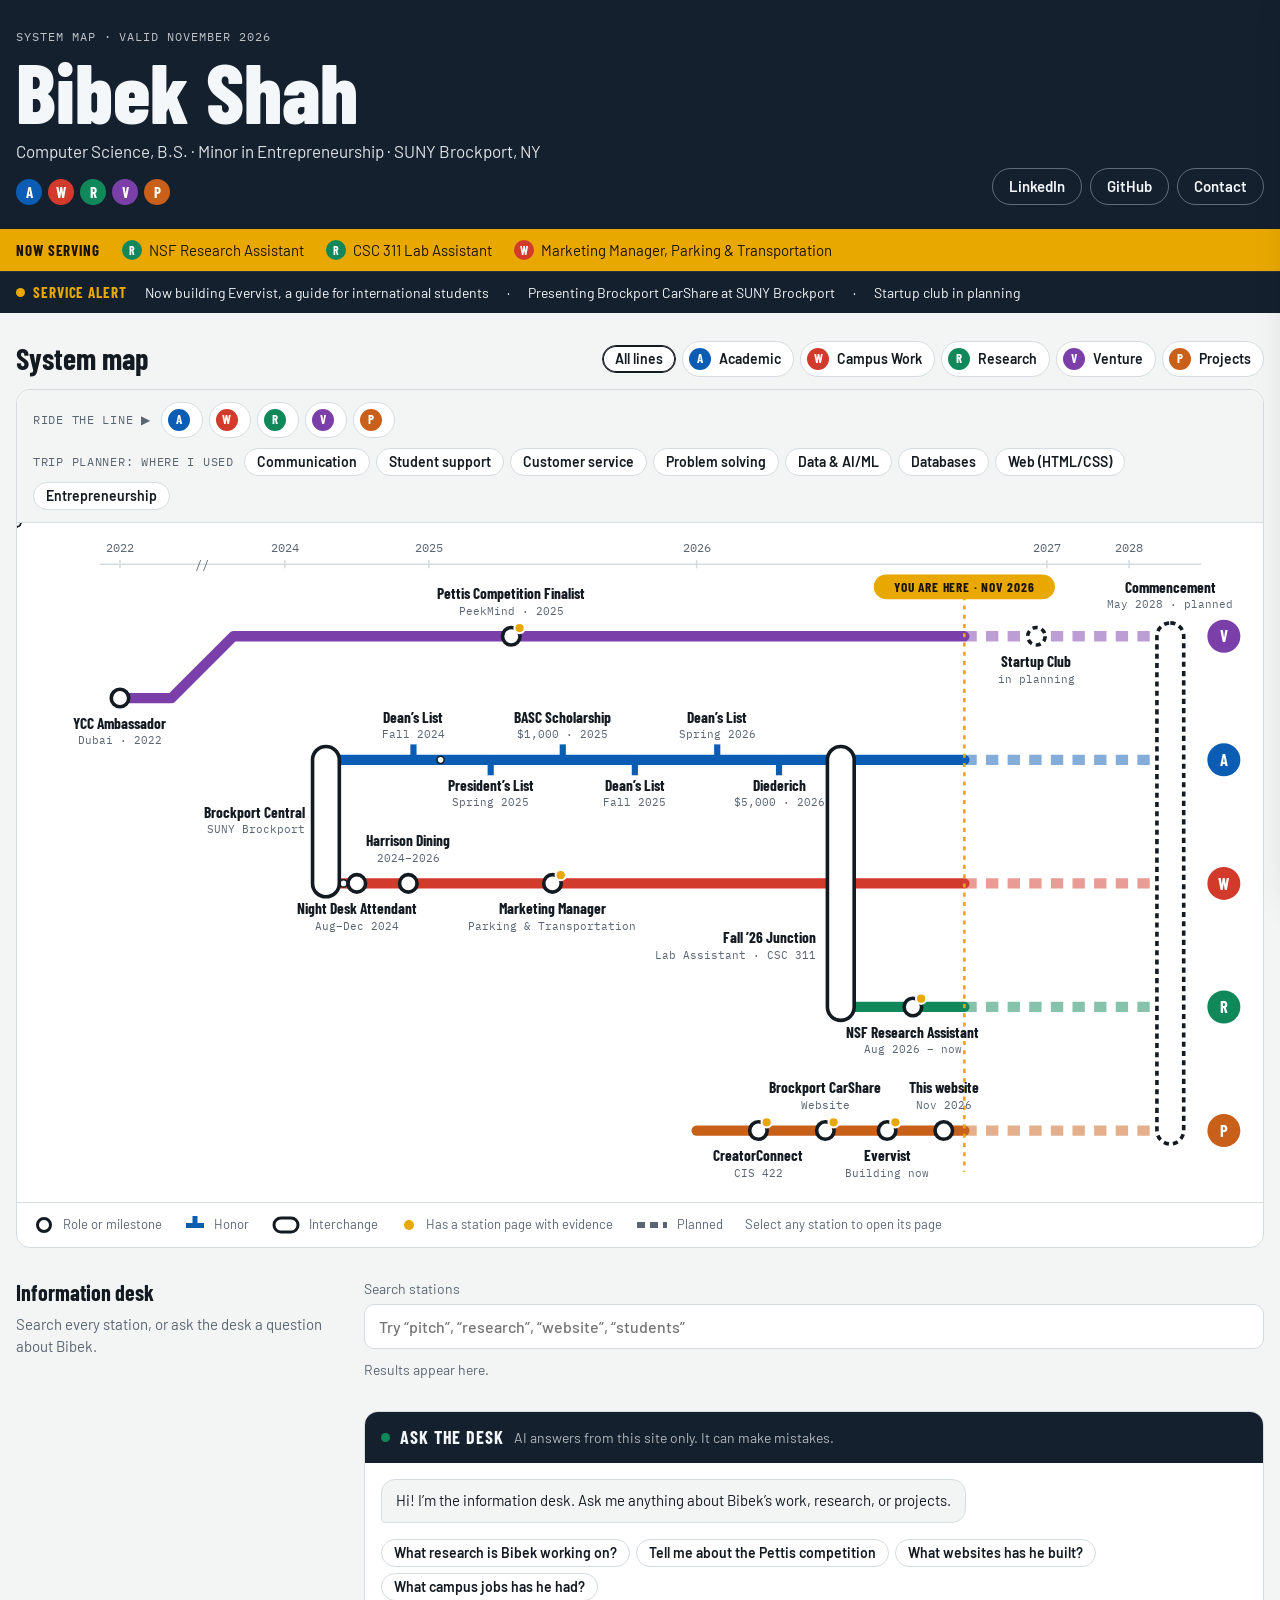
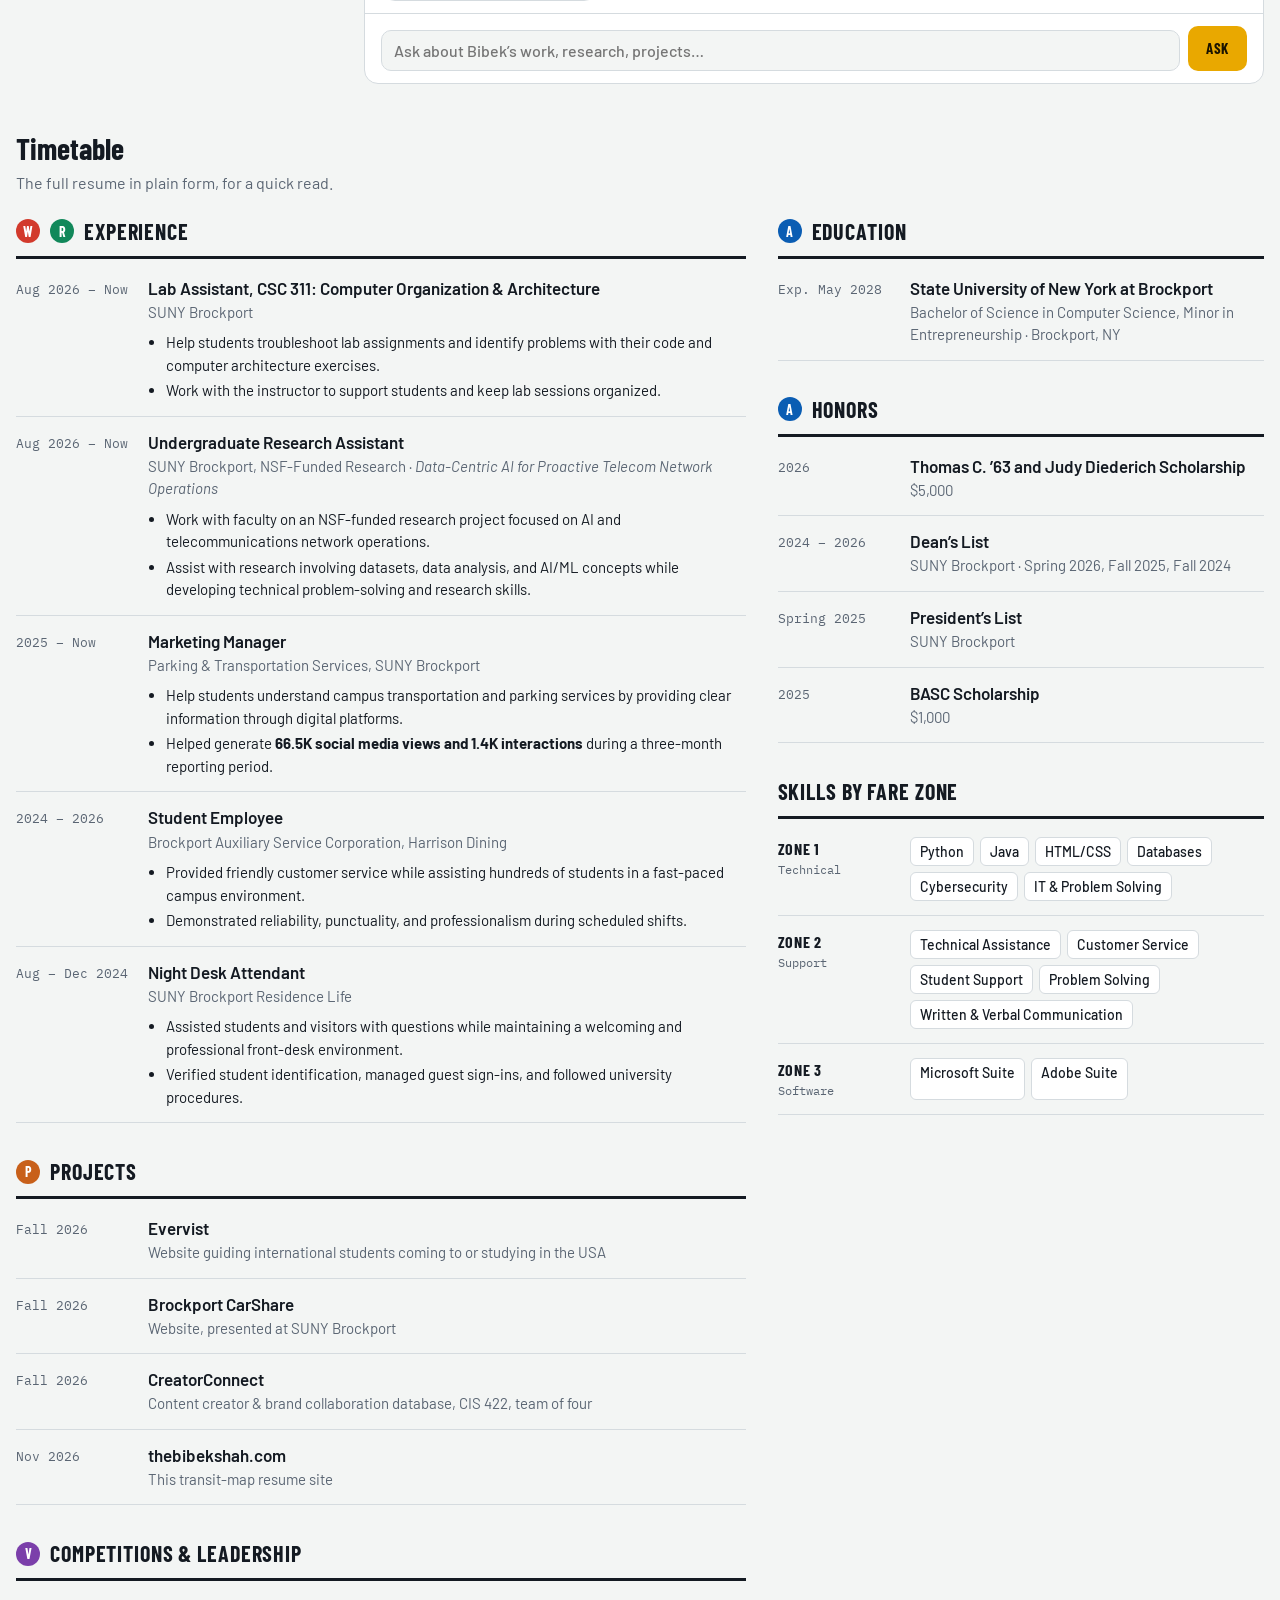
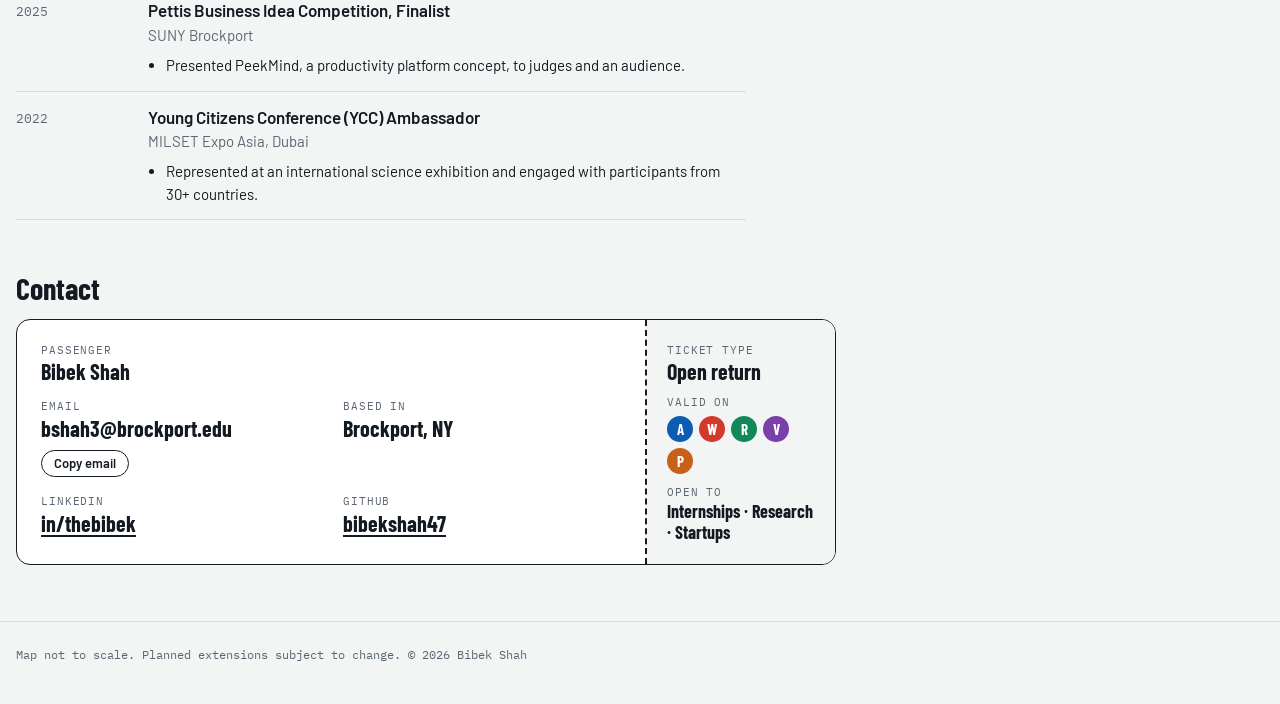
<file: index.html>
<!doctype html>
<html lang="en">
<head>
<meta charset="utf-8">
<meta name="viewport" content="width=device-width, initial-scale=1, viewport-fit=cover">
<title>Bibek Shah</title>
<meta name="description" content="Bibek Shah: Computer Science student at SUNY Brockport. Resume drawn as a transit map: education, campus work, NSF research, ventures and projects.">
<meta property="og:title" content="Bibek Shah Transit Map">
<meta property="og:description" content="My resume as a subway system map. Every line leads to Commencement, May 2028.">
<link rel="icon" href="data:image/svg+xml,%3Csvg xmlns='http://www.w3.org/2000/svg' viewBox='0 0 32 32'%3E%3Ccircle cx='16' cy='16' r='15' fill='%230A5DB3'/%3E%3Ctext x='16' y='22' text-anchor='middle' font-family='Arial' font-weight='700' font-size='17' fill='white'%3EB%3C/text%3E%3C/svg%3E">

<!-- Fonts -->
<link rel="preconnect" href="https://fonts.googleapis.com">
<link rel="preconnect" href="https://fonts.gstatic.com" crossorigin>
<link rel="stylesheet" href="https://fonts.googleapis.com/css2?family=Barlow:wght@400;500;600&family=Barlow+Condensed:wght@500;600;700;800&family=IBM+Plex+Mono:wght@400;500&display=swap">

<!-- Styles: one file per section (see README) -->
<link rel="stylesheet" href="css/01-tokens.css">
<link rel="stylesheet" href="css/02-base.css">
<link rel="stylesheet" href="css/03-header.css">
<link rel="stylesheet" href="css/04-map.css">
<link rel="stylesheet" href="css/05-station-page.css">
<link rel="stylesheet" href="css/06-info-desk.css">
<link rel="stylesheet" href="css/07-timetable.css">
<link rel="stylesheet" href="css/08-ai-chat.css">
</head>
<body>

<!-- ===================== SECTION: HEADER SIGN ===================== -->
<header class="sign">
  <div class="wrap">
    <div>
      <p class="eyebrow">System map · Valid November 2026</p>
      <h1>Bibek Shah</h1>
      <p class="sub">Computer Science, B.S. · Minor in Entrepreneurship · SUNY Brockport, NY</p>
      <div class="bullets" aria-hidden="true"><span class="bul b-A">A</span><span class="bul b-W">W</span><span class="bul b-R">R</span><span class="bul b-V">V</span><span class="bul b-P">P</span></div>
    </div>
    <nav class="sign-links" aria-label="Links">
      <a href="https://www.linkedin.com/in/thebibek" target="_blank" rel="noopener">LinkedIn</a>
      <a href="https://github.com/bibekshah47" target="_blank" rel="noopener">GitHub</a>
      <a href="#contact">Contact</a>
    </nav>
  </div>
</header>

<!-- ===================== SECTION: NOW SERVING STRIP =====================
     Your current roles. Edit the text inside each <span>. -->
<div class="strip"><div class="wrap">
  <b>Now serving</b>
  <span><i class="bul b-R" aria-hidden="true">R</i>NSF Research Assistant</span>
  <span><i class="bul b-R" aria-hidden="true">R</i>CSC 311 Lab Assistant</span>
  <span><i class="bul b-W" aria-hidden="true">W</i>Marketing Manager, Parking &amp; Transportation</span>
</div></div>

<!-- ===================== SECTION: SERVICE ALERT STRIP =====================
     What you're working on right now. Add or remove <span> items. -->
<div class="alert"><div class="wrap">
  <b>Service alert</b>
  <span>Now building Evervist, a guide for international students</span>
  <span>·</span><span>Presenting Brockport CarShare at SUNY Brockport</span>
  <span>·</span><span>Startup club in planning</span>
</div></div>

<main class="wrap">

  <!-- ===================== SECTION: SYSTEM MAP =====================
       The map itself is drawn by js/core/map.js from js/data/*.js.
       Station content lives in js/data/stations.js. -->
  <div class="map-head">
    <h2>System map</h2>
    <div class="chiprow" role="group" aria-label="Show one line" id="lineFilter">
      <button type="button" class="pill" data-l="all" aria-pressed="true">All lines</button>
      <button type="button" class="pill has-bul" data-l="A" aria-pressed="false"><span class="bul b-A">A</span>Academic</button>
      <button type="button" class="pill has-bul" data-l="W" aria-pressed="false"><span class="bul b-W">W</span>Campus Work</button>
      <button type="button" class="pill has-bul" data-l="R" aria-pressed="false"><span class="bul b-R">R</span>Research</button>
      <button type="button" class="pill has-bul" data-l="V" aria-pressed="false"><span class="bul b-V">V</span>Venture</button>
      <button type="button" class="pill has-bul" data-l="P" aria-pressed="false"><span class="bul b-P">P</span>Projects</button>
    </div>
  </div>

  <div class="map-card">
    <!-- Toolbar: Ride the line + Trip planner (buttons are added by JS) -->
    <div class="toolbar">
      <div class="chiprow" role="group" aria-label="Ride the line" id="rideRow">
        <span class="lab">Ride the line ▶</span>
      </div>
      <div class="chiprow" role="group" aria-label="Trip planner" id="skillRow">
        <span class="lab">Trip planner: where I used</span>
      </div>
    </div>
    <div class="ride-status" id="rideStatus" hidden>
      <span class="k">Now arriving</span><b id="rideName">—</b>
      <div class="sp"><button type="button" class="pill" id="rideOpen">Open station</button><button type="button" class="pill" id="rideStop">Stop</button></div>
    </div>
    <p class="hint">Drag sideways to see the whole map →</p>
    <div class="map-scroll">
      <svg id="map" viewBox="0 0 1210 660" role="group" aria-label="Transit map of Bibek Shah's education, work, research, ventures and projects"></svg>
    </div>
    <div class="key">
      <span><svg width="22" height="18" aria-hidden="true"><circle cx="11" cy="9" r="6.5" fill="var(--panel)" stroke="var(--ink)" stroke-width="3"/></svg>Role or milestone</span>
      <span><svg width="22" height="18" aria-hidden="true"><rect x="2" y="7" width="18" height="5" fill="var(--line-a)"/><rect x="8.5" y="0" width="5" height="9" fill="var(--line-a)"/></svg>Honor</span>
      <span><svg width="30" height="18" aria-hidden="true"><rect x="3" y="2" width="24" height="14" rx="7" fill="var(--panel)" stroke="var(--ink)" stroke-width="3"/></svg>Interchange</span>
      <span><svg width="18" height="18" aria-hidden="true"><circle cx="9" cy="9" r="5" fill="var(--here)"/></svg>Has a station page with evidence</span>
      <span><svg width="34" height="18" aria-hidden="true"><line x1="2" y1="9" x2="32" y2="9" stroke="var(--muted)" stroke-width="6" stroke-dasharray="8 5"/></svg>Planned</span>
      <span>Select any station to open its page</span>
    </div>
  </div>

  <!-- ===================== SECTION: INFORMATION DESK (search + AI chat) ===================== -->
  <section class="desk" aria-labelledby="desk-h">
    <div><h3 id="desk-h">Information desk</h3><p>Search every station, or ask the desk a question about Bibek.</p></div>
    <div>
      <label for="q" class="muted small">Search stations</label>
      <input id="q" type="search" placeholder="Try “pitch”, “research”, “website”, “students”" autocomplete="off">
      <div class="results" id="results" aria-live="polite"></div>

      <!-- AI chat (js/features/ai-chat.js). Hidden until T.config.chatEndpoint is set. -->
      <div class="chat" id="chat" hidden>
        <div class="chat-head"><span class="chat-dot" aria-hidden="true"></span><b>Ask the desk</b><span class="muted small">AI answers from this site only. It can make mistakes.</span></div>
        <div class="chat-log" id="chatLog" aria-live="polite"></div>
        <div class="chat-suggest" id="chatSuggest"></div>
        <form class="chat-form" id="chatForm">
          <label for="chatInput" class="sr-only">Your question</label>
          <input id="chatInput" type="text" maxlength="500" placeholder="Ask about Bibek’s work, research, projects…" autocomplete="off">
          <button type="submit" id="chatSend">Ask</button>
        </form>
      </div>
    </div>
  </section>

  <!-- ===================== SECTION: TIMETABLE (plain resume) =====================
       Plain-text resume for quick readers. Edit directly here.
       Each entry is one <div class="trow">. -->
  <section class="tt" aria-labelledby="tt-h">
    <h2 id="tt-h">Timetable</h2>
    <p class="tt-intro">The full resume in plain form, for a quick read.</p>
    <div class="tt-grid">
      <div class="tt-col">
        <div>
          <div class="sec-h"><span class="bul b-W" aria-hidden="true">W</span><span class="bul b-R" aria-hidden="true">R</span><h3>Experience</h3></div>
          <div class="trow"><div class="t">Aug 2026 – Now</div><div><h4>Lab Assistant, CSC 311: Computer Organization &amp; Architecture</h4><p class="o">SUNY Brockport</p><ul><li>Help students troubleshoot lab assignments and identify problems with their code and computer architecture exercises.</li><li>Work with the instructor to support students and keep lab sessions organized.</li></ul></div></div>
          <div class="trow"><div class="t">Aug 2026 – Now</div><div><h4>Undergraduate Research Assistant</h4><p class="o">SUNY Brockport, NSF-Funded Research · <i>Data-Centric AI for Proactive Telecom Network Operations</i></p><ul><li>Work with faculty on an NSF-funded research project focused on AI and telecommunications network operations.</li><li>Assist with research involving datasets, data analysis, and AI/ML concepts while developing technical problem-solving and research skills.</li></ul></div></div>
          <div class="trow"><div class="t">2025 – Now</div><div><h4>Marketing Manager</h4><p class="o">Parking &amp; Transportation Services, SUNY Brockport</p><ul><li>Help students understand campus transportation and parking services by providing clear information through digital platforms.</li><li>Helped generate <b>66.5K social media views and 1.4K interactions</b> during a three-month reporting period.</li></ul></div></div>
          <div class="trow"><div class="t">2024 – 2026</div><div><h4>Student Employee</h4><p class="o">Brockport Auxiliary Service Corporation, Harrison Dining</p><ul><li>Provided friendly customer service while assisting hundreds of students in a fast-paced campus environment.</li><li>Demonstrated reliability, punctuality, and professionalism during scheduled shifts.</li></ul></div></div>
          <div class="trow"><div class="t">Aug – Dec 2024</div><div><h4>Night Desk Attendant</h4><p class="o">SUNY Brockport Residence Life</p><ul><li>Assisted students and visitors with questions while maintaining a welcoming and professional front-desk environment.</li><li>Verified student identification, managed guest sign-ins, and followed university procedures.</li></ul></div></div>
        </div>
        <div>
          <div class="sec-h"><span class="bul b-P" aria-hidden="true">P</span><h3>Projects</h3></div>
          <div class="trow"><div class="t">Fall 2026</div><div><h4>Evervist</h4><p class="o">Website guiding international students coming to or studying in the USA</p></div></div>
          <div class="trow"><div class="t">Fall 2026</div><div><h4>Brockport CarShare</h4><p class="o">Website, presented at SUNY Brockport</p></div></div>
          <div class="trow"><div class="t">Fall 2026</div><div><h4>CreatorConnect</h4><p class="o">Content creator &amp; brand collaboration database, CIS 422, team of four</p></div></div>
          <div class="trow"><div class="t">Nov 2026</div><div><h4>thebibekshah.com</h4><p class="o">This transit-map resume site</p></div></div>
        </div>
        <div>
          <div class="sec-h"><span class="bul b-V" aria-hidden="true">V</span><h3>Competitions &amp; Leadership</h3></div>
          <div class="trow"><div class="t">2025</div><div><h4>Pettis Business Idea Competition, Finalist</h4><p class="o">SUNY Brockport</p><ul><li>Presented PeekMind, a productivity platform concept, to judges and an audience.</li></ul></div></div>
          <div class="trow"><div class="t">2022</div><div><h4>Young Citizens Conference (YCC) Ambassador</h4><p class="o">MILSET Expo Asia, Dubai</p><ul><li>Represented at an international science exhibition and engaged with participants from 30+ countries.</li></ul></div></div>
        </div>
      </div>
      <div class="tt-col">
        <div>
          <div class="sec-h"><span class="bul b-A" aria-hidden="true">A</span><h3>Education</h3></div>
          <div class="trow"><div class="t">Exp. May 2028</div><div><h4>State University of New York at Brockport</h4><p class="o">Bachelor of Science in Computer Science, Minor in Entrepreneurship · Brockport, NY</p></div></div>
        </div>
        <div>
          <div class="sec-h"><span class="bul b-A" aria-hidden="true">A</span><h3>Honors</h3></div>
          <div class="trow"><div class="t">2026</div><div><h4>Thomas C. ’63 and Judy Diederich Scholarship</h4><p class="o">$5,000</p></div></div>
          <div class="trow"><div class="t">2024 – 2026</div><div><h4>Dean’s List</h4><p class="o">SUNY Brockport · Spring 2026, Fall 2025, Fall 2024</p></div></div>
          <div class="trow"><div class="t">Spring 2025</div><div><h4>President’s List</h4><p class="o">SUNY Brockport</p></div></div>
          <div class="trow"><div class="t">2025</div><div><h4>BASC Scholarship</h4><p class="o">$1,000</p></div></div>
        </div>
        <div>
          <div class="sec-h"><h3>Skills by fare zone</h3></div>
          <div class="zone"><div class="t">Zone 1<small>Technical</small></div><div class="chips"><span class="chip">Python</span><span class="chip">Java</span><span class="chip">HTML/CSS</span><span class="chip">Databases</span><span class="chip">Cybersecurity</span><span class="chip">IT &amp; Problem Solving</span></div></div>
          <div class="zone"><div class="t">Zone 2<small>Support</small></div><div class="chips"><span class="chip">Technical Assistance</span><span class="chip">Customer Service</span><span class="chip">Student Support</span><span class="chip">Problem Solving</span><span class="chip">Written &amp; Verbal Communication</span></div></div>
          <div class="zone"><div class="t">Zone 3<small>Software</small></div><div class="chips"><span class="chip">Microsoft Suite</span><span class="chip">Adobe Suite</span></div></div>
        </div>
      </div>
    </div>
  </section>

  <!-- ===================== SECTION: CONTACT TICKET ===================== -->
  <section class="ticket-sec" id="contact" aria-labelledby="c-h">
    <h2 id="c-h">Contact</h2>
    <div class="ticket">
      <div class="main">
        <div class="k">Passenger</div>
        <div class="v">Bibek Shah</div>
        <dl>
          <div><dt class="k">Email</dt><dd class="v" id="email">bshah3@brockport.edu</dd><dd><button type="button" class="copy" id="copy-email">Copy email</button></dd></div>
          <div><dt class="k">Based in</dt><dd class="v">Brockport, NY</dd></div>
          <div><dt class="k">LinkedIn</dt><dd class="v"><a href="https://www.linkedin.com/in/thebibek" target="_blank" rel="noopener">in/thebibek</a></dd></div>
          <div><dt class="k">GitHub</dt><dd class="v"><a href="https://github.com/bibekshah47" target="_blank" rel="noopener">bibekshah47</a></dd></div>
        </dl>
      </div>
      <div class="stub">
        <div><div class="k">Ticket type</div><div class="v">Open return</div></div>
        <div><div class="k">Valid on</div><div class="bullets" aria-label="All lines"><span class="bul b-A">A</span><span class="bul b-W">W</span><span class="bul b-R">R</span><span class="bul b-V">V</span><span class="bul b-P">P</span></div></div>
        <div><div class="k">Open to</div><div class="v small-v">Internships · Research · Startups</div></div>
      </div>
    </div>
  </section>
</main>

<!-- ===================== SECTION: FOOTER ===================== -->
<footer><div class="wrap">Map not to scale. Planned extensions subject to change. © 2026 Bibek Shah</div></footer>

<!-- ===================== SECTION: STATION PAGE (side sheet) =====================
     Filled in by js/features/station-page.js when a station is clicked. -->
<div class="scrim" id="scrim"></div>
<aside class="sheet" id="sheet" role="dialog" aria-modal="true" aria-labelledby="sh-title" aria-hidden="true">
  <div class="sheet-head">
    <div class="k" id="sh-k"></div>
    <div class="sheet-tools"><button type="button" id="sh-copy">Copy link</button><button type="button" id="sh-close" aria-label="Close station page">Close ✕</button></div>
    <h3 id="sh-title"></h3>
    <p class="org" id="sh-org"></p>
    <p class="when" id="sh-when"></p>
    <div class="tabs" role="tablist" id="sh-tabs">
      <button type="button" role="tab" data-t="overview" aria-selected="true">Overview</button>
      <button type="button" role="tab" data-t="evidence" aria-selected="false">Evidence</button>
      <button type="button" role="tab" data-t="skills" aria-selected="false">Skills used</button>
      <button type="button" role="tab" data-t="transfers" aria-selected="false">Transfers</button>
    </div>
  </div>
  <div class="sheet-body" id="sh-body" role="tabpanel"></div>
</aside>
<div class="toast" id="toast" role="status"></div>

<!-- Scripts: order matters. Data first, then core, then features, then main. -->
<script src="js/config.js"></script>
<script src="js/data/lines.js"></script>
<script src="js/data/skills.js"></script>
<script src="js/data/stations.js"></script>
<script src="js/core/helpers.js"></script>
<script src="js/core/map.js"></script>
<script src="js/features/station-page.js"></script>
<script src="js/features/line-filter.js"></script>
<script src="js/features/trip-planner.js"></script>
<script src="js/features/ride-the-line.js"></script>
<script src="js/features/info-desk.js"></script>
<script src="js/features/contact.js"></script>
<script src="js/features/ai-chat.js"></script>
<script src="js/main.js"></script>
</body>
</html>
</file>
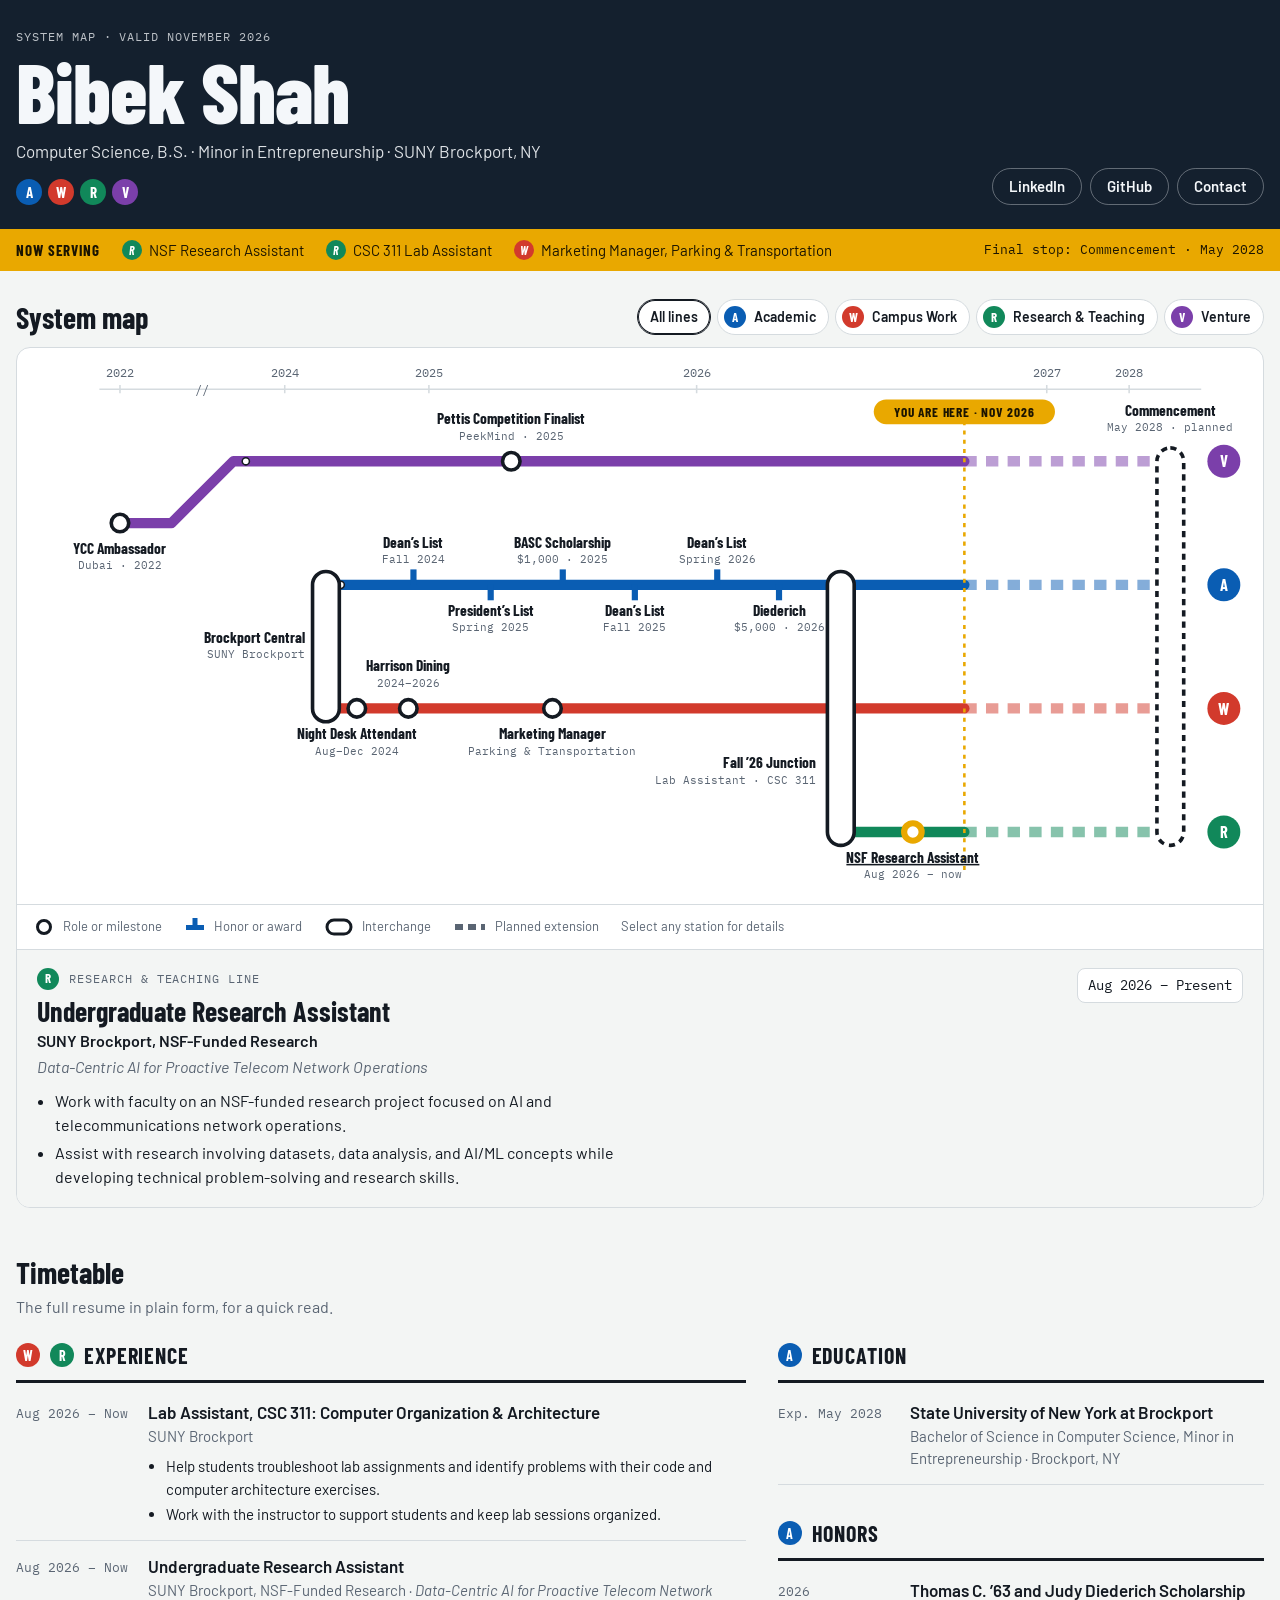
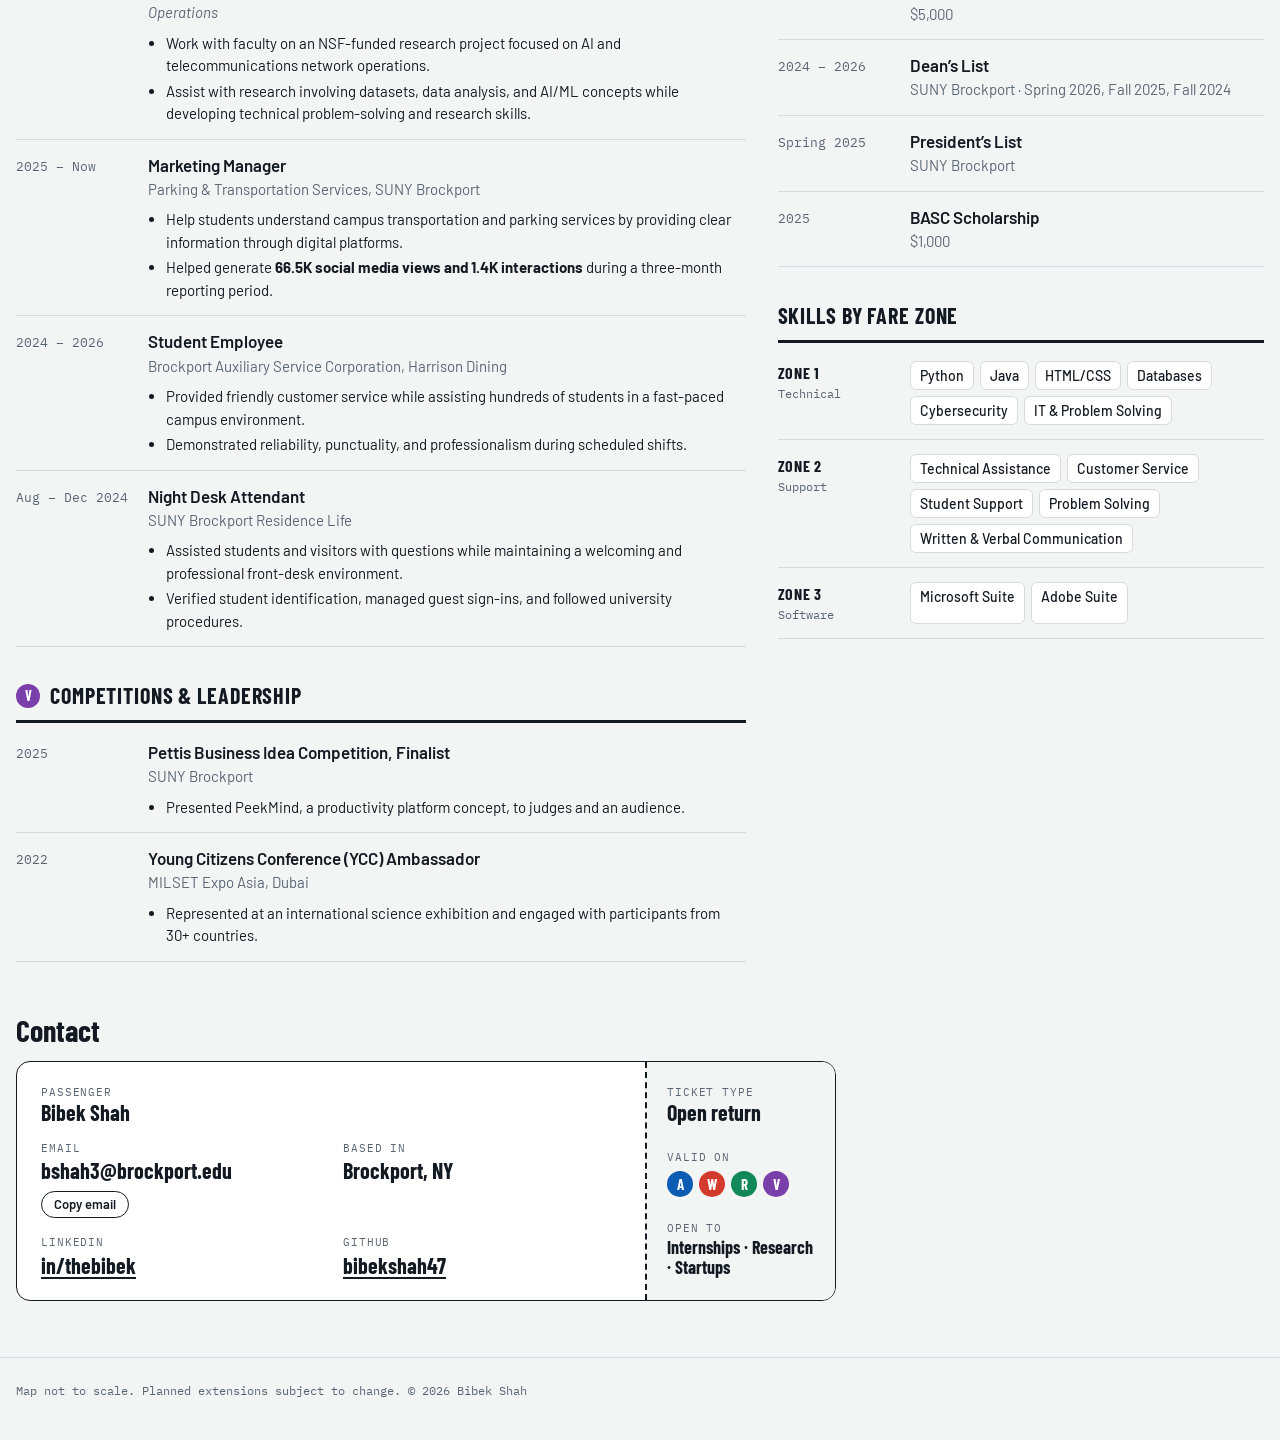
<file: Bibek Shah Transit Map.html>
<!doctype html><html><head><meta charset=utf8><meta name=viewport content="width=device-width,initial-scale=1,viewport-fit=cover"><style>:root{color-scheme:light;box-sizing:border-box;padding-top:env(safe-area-inset-top,0px);padding-bottom:env(safe-area-inset-bottom,0px)}html{scroll-padding-top:env(safe-area-inset-top,0px)}body{margin:0;padding:0;font:14px -apple-system,BlinkMacSystemFont,sans-serif;background:#fff;color:#000}img{max-width:100%}[hidden]:not([hidden=until-found i]){display:none!important}</style></head><body>
<title>Bibek Shah Transit Map</title>
<meta name="claude:viewport-fit-sides" content="cover">
<link rel="preconnect" href="https://fonts.googleapis.com">
<link rel="preconnect" href="https://fonts.gstatic.com" crossorigin>
<link rel="stylesheet" href="https://fonts.googleapis.com/css2?family=Barlow:wght@400;500;600&family=Barlow+Condensed:wght@500;600;700;800&family=IBM+Plex+Mono:wght@400;500&display=swap">
<style>
/* Layout: signage header band → full-width system map (time runs left→right, one line per resume track) → station board → plain timetable resume → ticket contact */
:root{
  --bg:#F3F5F4; --panel:#FFFFFF; --ink:#141A22; --muted:#5A6573; --rule:#D5DBDF;
  --sign:#14202E; --sign-ink:#F4F7FA;
  --line-a:#0A5DB3; --line-w:#D23A2C; --line-r:#11885A; --line-v:#7B3FAA;
  --here:#E9A800; --here-ink:#1B1400;
  --f-display:"Barlow Condensed","Arial Narrow",Arial,sans-serif;
  --f-body:"Barlow","Helvetica Neue",Arial,sans-serif;
  --f-mono:"IBM Plex Mono",ui-monospace,Menlo,Consolas,monospace;
}
@media (prefers-color-scheme: dark){:root:not([data-theme="light"]){
  --bg:#0E131A; --panel:#17202B; --ink:#E7ECF2; --muted:#98A3B1; --rule:#2A3543;
  --sign:#070B10; --sign-ink:#F4F7FA;
  --line-a:#4E9DF0; --line-w:#F2645A; --line-r:#3CC387; --line-v:#B482E6;
  --here:#F5BE2A; --here-ink:#1B1400; color-scheme:dark;
}}
:root[data-theme="dark"]{
  --bg:#0E131A; --panel:#17202B; --ink:#E7ECF2; --muted:#98A3B1; --rule:#2A3543;
  --sign:#070B10; --sign-ink:#F4F7FA;
  --line-a:#4E9DF0; --line-w:#F2645A; --line-r:#3CC387; --line-v:#B482E6;
  --here:#F5BE2A; --here-ink:#1B1400; color-scheme:dark;
}
*{box-sizing:border-box}
body{background:var(--bg);color:var(--ink);font-family:var(--f-body);font-size:16px;line-height:1.5}
.wrap{max-width:1280px;margin:0 auto;padding-left:max(16px,env(safe-area-inset-left,0px));padding-right:max(16px,env(safe-area-inset-right,0px))}
a{color:inherit}
:focus-visible{outline:3px solid var(--here);outline-offset:2px}

/* Header sign */
.sign{background:var(--sign);color:var(--sign-ink)}
.sign .wrap{padding-block:28px 24px;display:flex;flex-wrap:wrap;gap:20px 40px;align-items:flex-end;justify-content:space-between}
.eyebrow{font-family:var(--f-mono);font-size:12px;letter-spacing:.08em;text-transform:uppercase;opacity:.75;margin:0 0 6px}
h1{font-family:var(--f-display);font-weight:800;font-size:clamp(44px,8vw,84px);line-height:.92;letter-spacing:-.01em;margin:0;text-wrap:balance}
.sub{margin:10px 0 0;font-size:17px;opacity:.9}
.bullets{display:flex;gap:6px;margin-top:14px}
.bul{display:inline-grid;place-items:center;width:26px;height:26px;border-radius:50%;font-family:var(--f-display);font-weight:700;font-size:15px;color:#fff;flex:none}
.b-A{background:var(--line-a)}.b-W{background:var(--line-w)}.b-R{background:var(--line-r)}.b-V{background:var(--line-v)}
.sign-links{display:flex;flex-wrap:wrap;gap:8px}
.sign-links a,.sign-links button{font:600 15px/1 var(--f-body);color:var(--sign-ink);background:transparent;border:1.5px solid rgba(244,247,250,.35);border-radius:999px;padding:10px 16px;text-decoration:none;cursor:pointer}
.sign-links a:hover,.sign-links button:hover{border-color:var(--sign-ink)}

/* Now serving strip */
.strip{background:var(--here);color:var(--here-ink)}
.strip .wrap{padding-block:10px;display:flex;flex-wrap:wrap;gap:6px 22px;align-items:center;font-size:15px}
.strip b{font-family:var(--f-display);text-transform:uppercase;letter-spacing:.06em;font-size:15px}
.strip span{display:inline-flex;align-items:center;gap:7px}
.strip .bul{width:20px;height:20px;font-size:12px}
.strip .next{margin-left:auto;font-family:var(--f-mono);font-size:13px}

/* Map */
main{padding-block:28px 56px}
.map-head{display:flex;flex-wrap:wrap;gap:12px 24px;align-items:center;justify-content:space-between;margin-bottom:12px}
h2{font-family:var(--f-display);font-weight:700;font-size:30px;line-height:1.1;margin:0;text-wrap:balance}
.lines-filter{display:flex;flex-wrap:wrap;gap:6px}
.lines-filter button{display:inline-flex;align-items:center;gap:8px;font:600 14px/1 var(--f-body);color:var(--ink);background:var(--panel);border:1.5px solid var(--rule);border-radius:999px;padding:6px 12px 6px 6px;cursor:pointer}
.lines-filter button[data-l="all"]{padding:6px 12px}
.lines-filter button[aria-pressed="true"]{border-color:var(--ink);box-shadow:inset 0 0 0 1px var(--ink)}
.lines-filter .bul{width:22px;height:22px;font-size:13px}
.map-card{background:var(--panel);border:1px solid var(--rule);border-radius:14px;overflow:hidden}
.map-scroll{overflow-x:auto;-webkit-overflow-scrolling:touch}
#map{display:block;width:100%;min-width:960px;height:auto}
.hint{display:none;font-family:var(--f-mono);font-size:12px;color:var(--muted);padding:8px 14px 0}
@media (max-width:960px){.hint{display:block}}
.key{display:flex;flex-wrap:wrap;gap:8px 22px;padding:12px 16px;border-top:1px solid var(--rule);font-size:13px;color:var(--muted)}
.key span{display:inline-flex;align-items:center;gap:8px}
.key svg{flex:none}

/* SVG styling */
.axis-t{font-family:var(--f-mono);font-size:12px;fill:var(--muted)}
.axis-l{stroke:var(--rule);stroke-width:1.5}
.ln{fill:none;stroke-width:10;stroke-linecap:round;stroke-linejoin:round}
.fut{stroke-dasharray:12 9;stroke-linecap:butt;opacity:.5}
.s-A{stroke:var(--line-a)}.s-W{stroke:var(--line-w)}.s-R{stroke:var(--line-r)}.s-V{stroke:var(--line-v)}
.f-A{fill:var(--line-a)}.f-W{fill:var(--line-w)}.f-R{fill:var(--line-r)}.f-V{fill:var(--line-v)}
.stop{fill:var(--panel);stroke:var(--ink);stroke-width:3.5}
.ix{fill:var(--panel);stroke:var(--ink);stroke-width:3.5}
.ix.future{stroke-dasharray:6 5}
.st{cursor:pointer}
.st .hit{fill:transparent}
.st:hover .stop,.st:hover .ix,.st:focus-visible .stop,.st:focus-visible .ix{stroke:var(--here);stroke-width:5}
.st.sel .stop,.st.sel .ix{stroke:var(--here);stroke-width:6}
.st.sel .tick{filter:drop-shadow(0 0 3px var(--here))}
.st:focus{outline:none}
.lbl-n{font-family:var(--f-display);font-weight:700;font-size:15px;fill:var(--ink)}
.lbl-s{font-family:var(--f-mono);font-size:11px;fill:var(--muted)}
.st.sel .lbl-n{text-decoration:underline;text-decoration-color:var(--here);text-decoration-thickness:3px}
.bul-t{font-family:var(--f-display);font-weight:700;font-size:16px;fill:#fff}
.here-l{stroke:var(--here);stroke-width:2.5;stroke-dasharray:4 5}
.here-b{fill:var(--here)}
.here-t{font-family:var(--f-display);font-weight:700;font-size:13px;letter-spacing:.06em;fill:var(--here-ink)}
.train{fill:var(--panel);stroke:var(--ink);stroke-width:1.5}
.seg{transition:opacity .25s}
#map[data-focus="A"] .seg:not(.on-A),#map[data-focus="W"] .seg:not(.on-W),#map[data-focus="R"] .seg:not(.on-R),#map[data-focus="V"] .seg:not(.on-V){opacity:.12}

/* Station board */
.board{display:grid;grid-template-columns:minmax(0,1fr) auto;gap:8px 24px;padding:18px 20px;border-top:1px solid var(--rule);background:var(--bg)}
.board-k{font-family:var(--f-mono);font-size:12px;letter-spacing:.08em;text-transform:uppercase;color:var(--muted);display:flex;gap:10px;align-items:center;flex-wrap:wrap}
.board-k .bul{width:22px;height:22px;font-size:13px}
.board h3{font-family:var(--f-display);font-weight:700;font-size:28px;line-height:1.1;margin:6px 0 2px;text-wrap:balance}
.board .org{margin:0;font-weight:600}
.board .proj{margin:2px 0 0;font-style:italic;color:var(--muted)}
.board ul{margin:10px 0 0;padding-left:18px;max-width:72ch}
.board li+li{margin-top:4px}
.board .when{font-family:var(--f-mono);font-size:14px;white-space:nowrap;align-self:start;background:var(--panel);border:1px solid var(--rule);border-radius:8px;padding:6px 10px}
.stats{display:flex;flex-wrap:wrap;gap:10px;margin-top:12px}
.stat{background:var(--panel);border:1px solid var(--rule);border-radius:8px;padding:6px 12px}
.stat b{font-family:var(--f-display);font-size:24px;display:block;line-height:1.1}
.stat small{color:var(--muted);font-size:13px}
@media (max-width:640px){.board{grid-template-columns:1fr}.board .when{justify-self:start;order:-1}}

/* Timetable */
.tt{margin-top:48px}
.tt-intro{color:var(--muted);margin:6px 0 20px;max-width:65ch}
.tt-grid{display:grid;grid-template-columns:minmax(0,1.5fr) minmax(0,1fr);gap:32px}
@media (max-width:860px){.tt-grid{grid-template-columns:1fr}}
.tt-col{display:flex;flex-direction:column;gap:32px;min-width:0}
.sec-h{display:flex;align-items:center;gap:10px;padding-bottom:8px;border-bottom:3px solid var(--ink);margin-bottom:4px}
.sec-h h3{font-family:var(--f-display);font-weight:700;font-size:22px;text-transform:uppercase;letter-spacing:.04em;margin:0}
.sec-h .bul{width:24px;height:24px;font-size:14px}
.row{display:grid;grid-template-columns:118px minmax(0,1fr);gap:14px;padding:14px 0;border-bottom:1px solid var(--rule)}
.row .t{font-family:var(--f-mono);font-size:13px;color:var(--muted);padding-top:3px;font-variant-numeric:tabular-nums}
.row h4{margin:0;font-size:17px;font-weight:600;line-height:1.3}
.row .o{margin:2px 0 0;color:var(--muted);font-size:15px}
.row ul{margin:8px 0 0;padding-left:18px;font-size:15px}
.row li+li{margin-top:3px}
@media (max-width:480px){.row{grid-template-columns:1fr;gap:2px}}
.zones{display:flex;flex-direction:column}
.zone{display:grid;grid-template-columns:118px minmax(0,1fr);gap:14px;padding:14px 0;border-bottom:1px solid var(--rule)}
@media (max-width:480px){.zone{grid-template-columns:1fr;gap:6px}}
.zone .t{font-family:var(--f-display);font-weight:700;font-size:16px;text-transform:uppercase;letter-spacing:.04em}
.zone .t small{display:block;font-family:var(--f-mono);font-weight:400;font-size:12px;color:var(--muted);text-transform:none;letter-spacing:0}
.chips{display:flex;flex-wrap:wrap;gap:6px}
.chip{font-size:14px;font-weight:500;border:1.5px solid var(--rule);background:var(--panel);border-radius:6px;padding:3px 9px}

/* Ticket */
.ticket-sec{margin-top:52px}
.ticket{position:relative;display:grid;grid-template-columns:minmax(0,1fr) 190px;background:var(--panel);border:1.5px solid var(--ink);border-radius:14px;margin-top:14px;max-width:820px;overflow:hidden}
.ticket .main{padding:22px 24px;min-width:0}
.ticket .stub{border-left:2px dashed var(--ink);padding:22px 20px;display:flex;flex-direction:column;justify-content:space-between;gap:10px;background:var(--bg)}
.ticket .k{font-family:var(--f-mono);font-size:11px;letter-spacing:.08em;text-transform:uppercase;color:var(--muted)}
.ticket .v{font-family:var(--f-display);font-weight:700;font-size:22px;line-height:1.15;word-break:break-word}
.ticket dl{display:grid;grid-template-columns:repeat(auto-fit,minmax(200px,1fr));gap:16px 24px;margin:14px 0 0}
.ticket dd{margin:2px 0 0}
.ticket .v a{text-decoration-thickness:2px;text-underline-offset:3px}
.copy{font:600 13px/1 var(--f-body);color:var(--ink);background:transparent;border:1.5px solid var(--ink);border-radius:999px;padding:6px 12px;cursor:pointer;margin-top:6px}
@media (max-width:600px){.ticket{grid-template-columns:1fr}.ticket .stub{border-left:0;border-top:2px dashed var(--ink)}}
footer{color:var(--muted);font-family:var(--f-mono);font-size:12px;padding-block:24px 40px;border-top:1px solid var(--rule)}
@media (prefers-reduced-motion:reduce){.seg{transition:none}}
</style>

<header class="sign">
  <div class="wrap">
    <div>
      <p class="eyebrow">System map · Valid November 2026</p>
      <h1>Bibek Shah</h1>
      <p class="sub">Computer Science, B.S. · Minor in Entrepreneurship · SUNY Brockport, NY</p>
      <div class="bullets" aria-hidden="true"><span class="bul b-A">A</span><span class="bul b-W">W</span><span class="bul b-R">R</span><span class="bul b-V">V</span></div>
    </div>
    <nav class="sign-links" aria-label="Links">
      <a href="https://www.linkedin.com/in/thebibek" target="_blank" rel="noopener">LinkedIn</a>
      <a href="https://github.com/bibekshah47" target="_blank" rel="noopener">GitHub</a>
      <a href="#contact">Contact</a>
    </nav>
  </div>
</header>

<div class="strip">
  <div class="wrap">
    <b>Now serving</b>
    <span><i class="bul b-R" aria-hidden="true">R</i>NSF Research Assistant</span>
    <span><i class="bul b-R" aria-hidden="true">R</i>CSC 311 Lab Assistant</span>
    <span><i class="bul b-W" aria-hidden="true">W</i>Marketing Manager, Parking &amp; Transportation</span>
    <span class="next">Final stop: Commencement · May 2028</span>
  </div>
</div>

<main class="wrap">
  <div class="map-head">
    <h2>System map</h2>
    <div class="lines-filter" role="group" aria-label="Show one line">
      <button type="button" id="f-all" data-l="all" aria-pressed="true">All lines</button>
      <button type="button" id="f-A" data-l="A" aria-pressed="false"><span class="bul b-A">A</span>Academic</button>
      <button type="button" id="f-W" data-l="W" aria-pressed="false"><span class="bul b-W">W</span>Campus Work</button>
      <button type="button" id="f-R" data-l="R" aria-pressed="false"><span class="bul b-R">R</span>Research &amp; Teaching</button>
      <button type="button" id="f-V" data-l="V" aria-pressed="false"><span class="bul b-V">V</span>Venture</button>
    </div>
  </div>

  <div class="map-card">
    <p class="hint">Drag sideways to see the whole map →</p>
    <div class="map-scroll">
      <svg id="map" viewBox="0 0 1210 540" role="group" aria-label="Transit map of Bibek Shah's education, work, research and ventures from 2022 to 2028"></svg>
    </div>
    <div class="key" aria-label="Map key">
      <span><svg width="22" height="18" aria-hidden="true"><circle cx="11" cy="9" r="6.5" fill="var(--panel)" stroke="var(--ink)" stroke-width="3"/></svg>Role or milestone</span>
      <span><svg width="22" height="18" aria-hidden="true"><rect x="2" y="7" width="18" height="5" fill="var(--line-a)"/><rect x="8.5" y="0" width="5" height="9" fill="var(--line-a)"/></svg>Honor or award</span>
      <span><svg width="30" height="18" aria-hidden="true"><rect x="3" y="2" width="24" height="14" rx="7" fill="var(--panel)" stroke="var(--ink)" stroke-width="3"/></svg>Interchange</span>
      <span><svg width="34" height="18" aria-hidden="true"><line x1="2" y1="9" x2="32" y2="9" stroke="var(--muted)" stroke-width="6" stroke-dasharray="8 5"/></svg>Planned extension</span>
      <span>Select any station for details</span>
    </div>
    <section class="board" id="board" aria-live="polite"></section>
  </div>

  <section class="tt" aria-labelledby="tt-h">
    <h2 id="tt-h">Timetable</h2>
    <p class="tt-intro">The full resume in plain form, for a quick read.</p>
    <div class="tt-grid">
      <div class="tt-col">
        <div>
          <div class="sec-h"><span class="bul b-W" aria-hidden="true">W</span><span class="bul b-R" aria-hidden="true">R</span><h3>Experience</h3></div>
          <div class="row"><div class="t">Aug 2026 – Now</div><div><h4>Lab Assistant, CSC 311: Computer Organization &amp; Architecture</h4><p class="o">SUNY Brockport</p><ul><li>Help students troubleshoot lab assignments and identify problems with their code and computer architecture exercises.</li><li>Work with the instructor to support students and keep lab sessions organized.</li></ul></div></div>
          <div class="row"><div class="t">Aug 2026 – Now</div><div><h4>Undergraduate Research Assistant</h4><p class="o">SUNY Brockport, NSF-Funded Research · <i>Data-Centric AI for Proactive Telecom Network Operations</i></p><ul><li>Work with faculty on an NSF-funded research project focused on AI and telecommunications network operations.</li><li>Assist with research involving datasets, data analysis, and AI/ML concepts while developing technical problem-solving and research skills.</li></ul></div></div>
          <div class="row"><div class="t">2025 – Now</div><div><h4>Marketing Manager</h4><p class="o">Parking &amp; Transportation Services, SUNY Brockport</p><ul><li>Help students understand campus transportation and parking services by providing clear information through digital platforms.</li><li>Helped generate <b>66.5K social media views and 1.4K interactions</b> during a three-month reporting period.</li></ul></div></div>
          <div class="row"><div class="t">2024 – 2026</div><div><h4>Student Employee</h4><p class="o">Brockport Auxiliary Service Corporation, Harrison Dining</p><ul><li>Provided friendly customer service while assisting hundreds of students in a fast-paced campus environment.</li><li>Demonstrated reliability, punctuality, and professionalism during scheduled shifts.</li></ul></div></div>
          <div class="row"><div class="t">Aug – Dec 2024</div><div><h4>Night Desk Attendant</h4><p class="o">SUNY Brockport Residence Life</p><ul><li>Assisted students and visitors with questions while maintaining a welcoming and professional front-desk environment.</li><li>Verified student identification, managed guest sign-ins, and followed university procedures.</li></ul></div></div>
        </div>
        <div>
          <div class="sec-h"><span class="bul b-V" aria-hidden="true">V</span><h3>Competitions &amp; Leadership</h3></div>
          <div class="row"><div class="t">2025</div><div><h4>Pettis Business Idea Competition, Finalist</h4><p class="o">SUNY Brockport</p><ul><li>Presented PeekMind, a productivity platform concept, to judges and an audience.</li></ul></div></div>
          <div class="row"><div class="t">2022</div><div><h4>Young Citizens Conference (YCC) Ambassador</h4><p class="o">MILSET Expo Asia, Dubai</p><ul><li>Represented at an international science exhibition and engaged with participants from 30+ countries.</li></ul></div></div>
        </div>
      </div>
      <div class="tt-col">
        <div>
          <div class="sec-h"><span class="bul b-A" aria-hidden="true">A</span><h3>Education</h3></div>
          <div class="row"><div class="t">Exp. May 2028</div><div><h4>State University of New York at Brockport</h4><p class="o">Bachelor of Science in Computer Science, Minor in Entrepreneurship · Brockport, NY</p></div></div>
        </div>
        <div>
          <div class="sec-h"><span class="bul b-A" aria-hidden="true">A</span><h3>Honors</h3></div>
          <div class="row"><div class="t">2026</div><div><h4>Thomas C. ’63 and Judy Diederich Scholarship</h4><p class="o">$5,000</p></div></div>
          <div class="row"><div class="t">2024 – 2026</div><div><h4>Dean’s List</h4><p class="o">SUNY Brockport · Spring 2026, Fall 2025, Fall 2024</p></div></div>
          <div class="row"><div class="t">Spring 2025</div><div><h4>President’s List</h4><p class="o">SUNY Brockport</p></div></div>
          <div class="row"><div class="t">2025</div><div><h4>BASC Scholarship</h4><p class="o">$1,000</p></div></div>
        </div>
        <div>
          <div class="sec-h"><h3>Skills by fare zone</h3></div>
          <div class="zones">
            <div class="zone"><div class="t">Zone 1<small>Technical</small></div><div class="chips"><span class="chip">Python</span><span class="chip">Java</span><span class="chip">HTML/CSS</span><span class="chip">Databases</span><span class="chip">Cybersecurity</span><span class="chip">IT &amp; Problem Solving</span></div></div>
            <div class="zone"><div class="t">Zone 2<small>Support</small></div><div class="chips"><span class="chip">Technical Assistance</span><span class="chip">Customer Service</span><span class="chip">Student Support</span><span class="chip">Problem Solving</span><span class="chip">Written &amp; Verbal Communication</span></div></div>
            <div class="zone"><div class="t">Zone 3<small>Software</small></div><div class="chips"><span class="chip">Microsoft Suite</span><span class="chip">Adobe Suite</span></div></div>
          </div>
        </div>
      </div>
    </div>
  </section>

  <section class="ticket-sec" id="contact" aria-labelledby="c-h">
    <h2 id="c-h">Contact</h2>
    <div class="ticket">
      <div class="main">
        <div class="k">Passenger</div>
        <div class="v">Bibek Shah</div>
        <dl>
          <div><dt class="k">Email</dt><dd class="v" id="email">bshah3@brockport.edu</dd><dd><button type="button" class="copy" id="copy-email">Copy email</button></dd></div>
          <div><dt class="k">Based in</dt><dd class="v">Brockport, NY</dd></div>
          <div><dt class="k">LinkedIn</dt><dd class="v"><a href="https://www.linkedin.com/in/thebibek" target="_blank" rel="noopener">in/thebibek</a></dd></div>
          <div><dt class="k">GitHub</dt><dd class="v"><a href="https://github.com/bibekshah47" target="_blank" rel="noopener">bibekshah47</a></dd></div>
        </dl>
      </div>
      <div class="stub">
        <div><div class="k">Ticket type</div><div class="v">Open return</div></div>
        <div><div class="k">Valid on</div><div class="bullets" style="margin-top:6px" aria-label="All lines"><span class="bul b-A">A</span><span class="bul b-W">W</span><span class="bul b-R">R</span><span class="bul b-V">V</span></div></div>
        <div><div class="k">Open to</div><div class="v" style="font-size:18px">Internships · Research · Startups</div></div>
      </div>
    </div>
  </section>
</main>
<footer><div class="wrap">Map not to scale. Planned extensions subject to change. © 2026 Bibek Shah</div></footer>

<script>
(function(){
const NS="http://www.w3.org/2000/svg";
const svg=document.getElementById("map");
const NOW=920, END=1120;
const lines={
  V:{name:"Venture Line", solid:"M100 170 H150 L210 110 H"+NOW, fut:"M"+NOW+" 110 H"+END, y:110},
  A:{name:"Academic Line", solid:"M300 230 H"+NOW, fut:"M"+NOW+" 230 H"+END, y:230},
  W:{name:"Campus Work Line", solid:"M300 350 H"+NOW, fut:"M"+NOW+" 350 H"+END, y:350},
  R:{name:"Research & Teaching Line", solid:"M800 470 H"+NOW, fut:"M"+NOW+" 470 H"+END, y:470}
};
// Station data straight from the resume
const S=[
 {id:"ycc",kind:"stop",l:["V"],x:100,y:170,side:"below",n:"YCC Ambassador",s:"Dubai · 2022",
  k:"Venture Line",t:"Young Citizens Conference (YCC) Ambassador",o:"MILSET Expo Asia, Dubai",w:"2022",
  b:["Represented at an international science exhibition and engaged with participants from 30+ countries."]},
 {id:"pettis",kind:"stop",l:["V"],x:480,y:110,side:"above",n:"Pettis Competition Finalist",s:"PeekMind · 2025",
  k:"Venture Line",t:"Pettis Business Idea Competition, Finalist",o:"SUNY Brockport",w:"2025",
  b:["Presented PeekMind, a productivity platform concept, to judges and an audience."]},
 {id:"central",kind:"ix",l:["A","W"],x:300,y1:230,y2:350,lx:280,ly:286,anchor:"end",n:"Brockport Central",s:"SUNY Brockport",
  k:"Interchange · Academic + Campus Work",t:"State University of New York at Brockport",o:"Bachelor of Science in Computer Science, Minor in Entrepreneurship",w:"Exp. May 2028",
  b:["Brockport, NY. Where the Academic and Campus Work lines begin."]},
 {id:"dl24",kind:"tick",l:["A"],x:385,y:230,side:"above",n:"Dean’s List",s:"Fall 2024",
  k:"Academic Line · Honor",t:"Dean’s List",o:"SUNY Brockport",w:"Fall 2024",b:[]},
 {id:"pl25",kind:"tick",l:["A"],x:460,y:230,side:"below",n:"President’s List",s:"Spring 2025",
  k:"Academic Line · Honor",t:"President’s List",o:"SUNY Brockport",w:"Spring 2025",b:[]},
 {id:"basc",kind:"tick",l:["A"],x:530,y:230,side:"above",n:"BASC Scholarship",s:"$1,000 · 2025",
  k:"Academic Line · Honor",t:"BASC Scholarship",o:"$1,000",w:"2025",b:[]},
 {id:"dl25",kind:"tick",l:["A"],x:600,y:230,side:"below",n:"Dean’s List",s:"Fall 2025",
  k:"Academic Line · Honor",t:"Dean’s List",o:"SUNY Brockport",w:"Fall 2025",b:[]},
 {id:"dl26",kind:"tick",l:["A"],x:680,y:230,side:"above",n:"Dean’s List",s:"Spring 2026",
  k:"Academic Line · Honor",t:"Dean’s List",o:"SUNY Brockport",w:"Spring 2026",b:["Third Dean’s List semester: Fall 2024, Fall 2025, Spring 2026."]},
 {id:"died",kind:"tick",l:["A"],x:740,y:230,side:"below",n:"Diederich",s:"$5,000 · 2026",
  k:"Academic Line · Honor",t:"Thomas C. ’63 and Judy Diederich Scholarship",o:"$5,000",w:"2026",b:[]},
 {id:"night",kind:"stop",l:["W"],x:330,y:350,side:"below",n:"Night Desk Attendant",s:"Aug–Dec 2024",
  k:"Campus Work Line",t:"Night Desk Attendant",o:"SUNY Brockport Residence Life",w:"Aug 2024 – Dec 2024",
  b:["Assisted students and visitors with questions while maintaining a welcoming and professional front-desk environment.","Verified student identification, managed guest sign-ins, and followed university procedures."]},
 {id:"harrison",kind:"stop",l:["W"],x:380,y:350,side:"above",n:"Harrison Dining",s:"2024–2026",
  k:"Campus Work Line",t:"Student Employee",o:"Brockport Auxiliary Service Corporation, Harrison Dining",w:"2024 – 2026",
  b:["Provided friendly customer service while assisting hundreds of students in a fast-paced campus environment.","Demonstrated reliability, punctuality, and professionalism during scheduled shifts."]},
 {id:"pts",kind:"stop",l:["W"],x:520,y:350,side:"below",n:"Marketing Manager",s:"Parking & Transportation",
  k:"Campus Work Line",t:"Marketing Manager",o:"Parking & Transportation Services, SUNY Brockport",w:"2025 – Present",
  b:["Help students understand campus transportation and parking services by providing clear information through digital platforms.","Helped generate 66.5K social media views and 1.4K interactions during a three-month reporting period."],
  stats:[["66.5K","social media views"],["1.4K","interactions"],["3 mo","reporting period"]]},
 {id:"junction",kind:"ix",l:["A","W","R"],x:800,y1:230,y2:470,lx:776,ly:408,anchor:"end",n:"Fall ’26 Junction",s:"Lab Assistant · CSC 311",
  k:"Interchange · Academic + Campus Work + Research & Teaching",t:"Lab Assistant, CSC 311: Computer Organization & Architecture",o:"SUNY Brockport",w:"Aug 2026 – Present",
  b:["Help students troubleshoot lab assignments and identify problems with their code and computer architecture exercises.","Work with the instructor to support students and keep lab sessions organized."]},
 {id:"nsf",kind:"stop",l:["R"],x:870,y:470,side:"below",n:"NSF Research Assistant",s:"Aug 2026 – now",
  k:"Research & Teaching Line",t:"Undergraduate Research Assistant",o:"SUNY Brockport, NSF-Funded Research",p:"Data-Centric AI for Proactive Telecom Network Operations",w:"Aug 2026 – Present",
  b:["Work with faculty on an NSF-funded research project focused on AI and telecommunications network operations.","Assist with research involving datasets, data analysis, and AI/ML concepts while developing technical problem-solving and research skills."]},
 {id:"grad",kind:"ix",future:true,l:["A","W","R","V"],x:END,y1:110,y2:470,lx:END,ly:66,anchor:"middle",n:"Commencement",s:"May 2028 · planned",
  k:"Terminal · All lines",t:"Commencement",o:"B.S. Computer Science, Minor in Entrepreneurship, SUNY Brockport",w:"May 2028",
  b:["Every line runs to this terminal. Expected graduation: May 2028."]}
];
function el(tag,attrs,parent){const e=document.createElementNS(NS,tag);for(const k in attrs)e.setAttribute(k,attrs[k]);if(parent)parent.appendChild(e);return e}
function on(ls){return "seg "+ls.map(l=>"on-"+l).join(" ")}

// Axis
const ax=el("g",{},svg);
el("line",{x1:80,y1:40,x2:1150,y2:40,class:"axis-l"},ax);
[[100,"2022"],[260,"2024"],[400,"2025"],[660,"2026"],[1000,"2027"],[1080,"2028"]].forEach(([x,t])=>{
  el("line",{x1:x,y1:36,x2:x,y2:44,class:"axis-l"},ax);
  el("text",{x:x,y:28,"text-anchor":"middle",class:"axis-t"},ax).textContent=t;
});
el("text",{x:180,y:45,"text-anchor":"middle",class:"axis-t"},ax).textContent="//";

// Lines + trains
const lg=el("g",{},svg);
const reduce=window.matchMedia&&matchMedia("(prefers-reduced-motion: reduce)").matches;
let i=0;
for(const k in lines){
  const L=lines[k];
  el("path",{d:L.fut,class:"ln fut s-"+k+" "+on([k])},lg);
  el("path",{d:L.solid,class:"ln s-"+k+" "+on([k])},lg);
  if(!reduce){
    const c=el("circle",{r:3.5,class:"train "+on([k])},lg);
    el("animateMotion",{path:L.solid,dur:(9+i*2.5)+"s",begin:(i*1.3)+"s",repeatCount:"indefinite"},c);
  }
  i++;
}
// You are here
const hg=el("g",{},svg);
el("line",{x1:NOW,y1:62,x2:NOW,y2:508,class:"here-l"},hg);
el("rect",{x:NOW-88,y:50,width:176,height:24,rx:12,class:"here-b"},hg);
el("text",{x:NOW,y:67,"text-anchor":"middle",class:"here-t"},hg).textContent="YOU ARE HERE · NOV 2026";

// Stations
const sg=el("g",{},svg);
const nodes={};
S.forEach(st=>{
  const g=el("g",{class:"st "+on(st.l),tabindex:"0",role:"button","aria-label":st.t+", "+st.w},sg);
  nodes[st.id]=g;
  let lx,ly1,ly2,anchor="middle";
  if(st.kind==="ix"){
    const w=26;
    el("rect",{x:st.x-w/2,y:st.y1-w/2,width:w,height:st.y2-st.y1+w,rx:w/2,class:"ix"+(st.future?" future":"")},g);
    lx=st.lx;ly1=st.ly;ly2=st.ly+15;anchor=st.anchor;
  }else{
    el("circle",{cx:st.x,cy:st.y,r:18,class:"hit"},g);
    if(st.kind==="tick"){
      const up=st.side==="above";
      el("rect",{x:st.x-3,y:up?st.y-15:st.y,width:6,height:15,class:"tick f-"+st.l[0]},g);
    }else{
      el("circle",{cx:st.x,cy:st.y,r:8.5,class:"stop"},g);
    }
    lx=st.x;
    if(st.side==="above"){ly1=st.y-36;ly2=st.y-21}else{ly1=st.y+30;ly2=st.y+45}
  }
  el("text",{x:lx,y:ly1,"text-anchor":anchor,class:"lbl-n"},g).textContent=st.n;
  el("text",{x:lx,y:ly2,"text-anchor":anchor,class:"lbl-s"},g).textContent=st.s;
  g.addEventListener("click",()=>select(st.id));
  g.addEventListener("keydown",e=>{if(e.key==="Enter"||e.key===" "){e.preventDefault();select(st.id)}});
});
// Line bullets at the right edge
for(const k in lines){
  const g=el("g",{class:on([k])},svg);
  el("circle",{cx:1172,cy:lines[k].y,r:16,class:"f-"+k},g);
  el("text",{x:1172,y:lines[k].y+6,"text-anchor":"middle",class:"bul-t"},g).textContent=k;
}

// Station board
const board=document.getElementById("board");
function esc(s){return s.replace(/[&<>"]/g,c=>({"&":"&amp;","<":"&lt;",">":"&gt;",'"':"&quot;"}[c]))}
function select(id){
  const st=S.find(s=>s.id===id);if(!st)return;
  for(const k in nodes)nodes[k].classList.toggle("sel",k===id);
  const buls=st.l.map(l=>'<span class="bul b-'+l+'" aria-hidden="true">'+l+'</span>').join("");
  board.innerHTML='<div style="min-width:0"><div class="board-k">'+buls+'<span>'+esc(st.k)+'</span></div>'+
   '<h3>'+esc(st.t)+'</h3><p class="org">'+esc(st.o)+'</p>'+(st.p?'<p class="proj">'+esc(st.p)+'</p>':'')+
   (st.b.length?'<ul>'+st.b.map(x=>'<li>'+esc(x)+'</li>').join("")+'</ul>':'')+
   (st.stats?'<div class="stats">'+st.stats.map(s=>'<div class="stat"><b>'+s[0]+'</b><small>'+s[1]+'</small></div>').join("")+'</div>':'')+
   '</div><div class="when">'+esc(st.w)+'</div>';
}
select("nsf");

// Line filter
const btns=[...document.querySelectorAll(".lines-filter button")];
btns.forEach(b=>b.addEventListener("click",()=>{
  const l=b.dataset.l;
  btns.forEach(x=>x.setAttribute("aria-pressed",String(x===b)));
  if(l==="all")svg.removeAttribute("data-focus");else svg.setAttribute("data-focus",l);
}));

// Copy email
const cb=document.getElementById("copy-email");
cb.addEventListener("click",()=>{
  const t=document.getElementById("email").textContent;
  const done=()=>{cb.textContent="Copied";setTimeout(()=>cb.textContent="Copy email",1600)};
  const fallback=()=>{const r=document.createRange();r.selectNodeContents(document.getElementById("email"));const s=getSelection();s.removeAllRanges();s.addRange(r);cb.textContent="Selected, press Ctrl+C"};
  try{navigator.clipboard.writeText(t).then(done,fallback)}catch(e){fallback()}
});
})();
</script>

</body></html>
</file>
<file: css/01-tokens.css>
/* =====================================================================
   01 · TOKENS — colors and fonts for the whole site.
   Change a line color here and it changes everywhere.
   Light theme first, then dark theme (used when the visitor's device is in dark mode).
   ===================================================================== */
:root{
  /* Page colors */
  --bg:#F3F5F4; --panel:#FFFFFF; --ink:#141A22; --muted:#5A6573; --rule:#D5DBDF; --ghost:#E9EDEF;
  --sign:#14202E; --sign-ink:#F4F7FA;
  /* Line colors: A Academic, W Campus Work, R Research, V Venture, P Projects */
  --line-a:#0A5DB3; --line-w:#D23A2C; --line-r:#11885A; --line-v:#7B3FAA; --line-p:#C8601A;
  /* "You are here" gold */
  --here:#E9A800; --here-ink:#1B1400; --scrim:rgba(10,14,20,.45);
  /* Fonts */
  --f-display:"Barlow Condensed","Arial Narrow",Arial,sans-serif;
  --f-body:"Barlow","Helvetica Neue",Arial,sans-serif;
  --f-mono:"IBM Plex Mono",ui-monospace,Menlo,Consolas,monospace;
  color-scheme:light;
}
@media (prefers-color-scheme: dark){
  :root{
    --bg:#0E131A; --panel:#17202B; --ink:#E7ECF2; --muted:#98A3B1; --rule:#2A3543; --ghost:#1E2935;
    --sign:#070B10; --sign-ink:#F4F7FA;
    --line-a:#4E9DF0; --line-w:#F2645A; --line-r:#3CC387; --line-v:#B482E6; --line-p:#F2924F;
    --here:#F5BE2A; --here-ink:#1B1400; --scrim:rgba(0,0,0,.6);
    color-scheme:dark;
  }
}
</file>
<file: css/02-base.css>
/* =====================================================================
   02 · BASE — page defaults, layout wrapper, shared buttons and line bullets.
   ===================================================================== */
*{box-sizing:border-box}
html{padding-top:env(safe-area-inset-top,0px);padding-bottom:env(safe-area-inset-bottom,0px)}
body{margin:0;background:var(--bg);color:var(--ink);font-family:var(--f-body);font-size:16px;line-height:1.5}
body.locked{overflow:hidden}
img{max-width:100%;display:block}
[hidden]{display:none!important}
a{color:inherit}
button{font-family:inherit}
:focus-visible{outline:3px solid var(--here);outline-offset:2px}
.wrap{max-width:1280px;margin:0 auto;padding-left:max(16px,env(safe-area-inset-left,0px));padding-right:max(16px,env(safe-area-inset-right,0px))}
main{padding-block:28px 56px}
h2{font-family:var(--f-display);font-weight:700;font-size:30px;line-height:1.1;margin:0;text-wrap:balance}
.muted{color:var(--muted)}
.small{font-size:14px}

/* Round line bullets (A, W, R, V, P) */
.bul{display:inline-grid;place-items:center;width:26px;height:26px;border-radius:50%;font-family:var(--f-display);font-weight:700;font-size:15px;color:#fff;flex:none;font-style:normal}
.b-A{background:var(--line-a)}.b-W{background:var(--line-w)}.b-R{background:var(--line-r)}.b-V{background:var(--line-v)}.b-P{background:var(--line-p)}
.bullets{display:flex;gap:6px;margin-top:14px;flex-wrap:wrap}

/* Pill buttons used across the toolbar and search */
.chiprow{display:flex;flex-wrap:wrap;gap:6px;align-items:center}
.chiprow .lab{font-family:var(--f-mono);font-size:12px;letter-spacing:.06em;text-transform:uppercase;color:var(--muted);margin-right:4px}
.pill{display:inline-flex;align-items:center;gap:8px;font:600 14px/1 var(--f-body);color:var(--ink);background:var(--panel);border:1.5px solid var(--rule);border-radius:999px;padding:6px 12px;cursor:pointer}
.pill.has-bul{padding-left:6px}
.pill:hover{border-color:var(--ink)}
.pill[aria-pressed="true"]{border-color:var(--ink);box-shadow:inset 0 0 0 1px var(--ink)}
.pill .bul{width:22px;height:22px;font-size:13px}

/* Small pop-up message at the bottom */
.toast{position:fixed;left:50%;bottom:calc(20px + env(safe-area-inset-bottom,0px));transform:translateX(-50%);background:var(--ink);color:var(--bg);font-weight:600;padding:10px 16px;border-radius:999px;z-index:60;opacity:0;transition:opacity .2s;pointer-events:none}
.toast.show{opacity:1}

@media (prefers-reduced-motion:reduce){*{transition:none!important;animation:none!important}}
</file>
<file: css/03-header.css>
/* =====================================================================
   03 · HEADER — name sign, "Now serving" strip, "Service alert" strip.
   ===================================================================== */
.sign{background:var(--sign);color:var(--sign-ink)}
.sign .wrap{padding-block:28px 24px;display:flex;flex-wrap:wrap;gap:20px 40px;align-items:flex-end;justify-content:space-between}
.eyebrow{font-family:var(--f-mono);font-size:12px;letter-spacing:.08em;text-transform:uppercase;opacity:.75;margin:0 0 6px}
h1{font-family:var(--f-display);font-weight:800;font-size:clamp(44px,8vw,84px);line-height:.92;margin:0;text-wrap:balance}
.sub{margin:10px 0 0;font-size:17px;opacity:.9}
.sign-links{display:flex;flex-wrap:wrap;gap:8px}
.sign-links a{font:600 15px/1 var(--f-body);color:var(--sign-ink);border:1.5px solid rgba(244,247,250,.35);border-radius:999px;padding:10px 16px;text-decoration:none}
.sign-links a:hover{border-color:var(--sign-ink)}

.strip{background:var(--here);color:var(--here-ink)}
.strip .wrap{padding-block:10px;display:flex;flex-wrap:wrap;gap:6px 22px;align-items:center;font-size:15px}
.strip b,.alert b{font-family:var(--f-display);text-transform:uppercase;letter-spacing:.06em;font-size:15px}
.strip span{display:inline-flex;align-items:center;gap:7px}
.strip .bul{width:20px;height:20px;font-size:12px}

.alert{background:var(--sign);color:var(--sign-ink);border-top:1px solid rgba(255,255,255,.08)}
.alert .wrap{padding-block:9px;display:flex;flex-wrap:wrap;gap:4px 18px;font-size:14px;align-items:center}
.alert b{color:var(--here);display:inline-flex;align-items:center;gap:8px}
.alert b::before{content:"";width:9px;height:9px;border-radius:50%;background:var(--here);animation:blink 1.6s ease-in-out infinite}
@keyframes blink{50%{opacity:.25}}
</file>
<file: css/04-map.css>
/* =====================================================================
   04 · MAP — map card, toolbar, and every shape drawn inside the SVG map.
   ===================================================================== */
.map-head{display:flex;flex-wrap:wrap;gap:12px 24px;align-items:center;justify-content:space-between;margin-bottom:12px}
.map-card{background:var(--panel);border:1px solid var(--rule);border-radius:14px;overflow:hidden}
.toolbar{display:flex;flex-wrap:wrap;gap:10px 26px;padding:12px 16px;border-bottom:1px solid var(--rule);background:var(--bg)}
.ride-status{display:flex;flex-wrap:wrap;align-items:center;gap:10px;min-height:42px;padding:8px 16px;border-bottom:1px solid var(--rule);font-size:15px}
.ride-status .k{font-family:var(--f-mono);font-size:12px;letter-spacing:.06em;text-transform:uppercase;color:var(--muted)}
.ride-status b{font-family:var(--f-display);font-size:19px}
.ride-status .sp{margin-left:auto;display:flex;gap:6px}
.map-scroll{overflow-x:auto;-webkit-overflow-scrolling:touch}
#map{display:block;width:100%;min-width:960px;height:auto}
.hint{display:none;font-family:var(--f-mono);font-size:12px;color:var(--muted);padding:8px 14px 0;margin:0}
@media (max-width:960px){.hint{display:block}}
.key{display:flex;flex-wrap:wrap;gap:8px 22px;padding:12px 16px;border-top:1px solid var(--rule);font-size:13px;color:var(--muted)}
.key span{display:inline-flex;align-items:center;gap:8px}

/* --- shapes inside the SVG --- */
.axis-t{font-family:var(--f-mono);font-size:12px;fill:var(--muted)}
.axis-l{stroke:var(--rule);stroke-width:1.5}
.ln{fill:none;stroke-width:10;stroke-linecap:round;stroke-linejoin:round}
.fut{stroke-dasharray:12 9;stroke-linecap:butt;opacity:.5}
.s-A{stroke:var(--line-a)}.s-W{stroke:var(--line-w)}.s-R{stroke:var(--line-r)}.s-V{stroke:var(--line-v)}.s-P{stroke:var(--line-p)}
.f-A{fill:var(--line-a)}.f-W{fill:var(--line-w)}.f-R{fill:var(--line-r)}.f-V{fill:var(--line-v)}.f-P{fill:var(--line-p)}
.stop,.ix{fill:var(--panel);stroke:var(--ink);stroke-width:3.5}
.stop.future,.ix.future{stroke-dasharray:5 4}
.st{cursor:pointer;transition:opacity .25s}
.st .hit{fill:transparent}
.st:hover .stop,.st:hover .ix,.st:focus-visible .stop,.st:focus-visible .ix{stroke:var(--here);stroke-width:5}
.st.sel .stop,.st.sel .ix{stroke:var(--here);stroke-width:6}
.st:focus{outline:none}
.lbl-n{font-family:var(--f-display);font-weight:700;font-size:15px;fill:var(--ink)}
.lbl-s{font-family:var(--f-mono);font-size:11px;fill:var(--muted)}
.ev-dot{fill:var(--here);stroke:var(--panel);stroke-width:2}
.bul-t{font-family:var(--f-display);font-weight:700;font-size:16px;fill:#fff}
.here-l{stroke:var(--here);stroke-width:2.5;stroke-dasharray:4 5}
.here-b{fill:var(--here)}
.here-t{font-family:var(--f-display);font-weight:700;font-size:13px;letter-spacing:.06em;fill:var(--here-ink)}
.train{fill:var(--panel);stroke:var(--ink);stroke-width:1.5}
#tourTrain{transition:transform 1.1s cubic-bezier(.45,0,.25,1)}
#tourTrain circle{fill:var(--here);stroke:var(--ink);stroke-width:3}

/* --- line filter and trip planner dimming --- */
.seg{transition:opacity .25s}
#map[data-focus="A"] .seg:not(.on-A),#map[data-focus="W"] .seg:not(.on-W),#map[data-focus="R"] .seg:not(.on-R),#map[data-focus="V"] .seg:not(.on-V),#map[data-focus="P"] .seg:not(.on-P){opacity:.12}
#map.skill-mode .st:not(.match){opacity:.15}
#map.skill-mode .ln{opacity:.35}
#map.skill-mode .st.match .stop,#map.skill-mode .st.match .ix{stroke:var(--here);stroke-width:6}
</file>
<file: css/05-station-page.css>
/* =====================================================================
   05 · STATION PAGE — the side sheet that opens when a station is clicked.
   ===================================================================== */
.scrim{position:fixed;inset:0;background:var(--scrim);z-index:40;opacity:0;pointer-events:none;transition:opacity .25s}
.scrim.open{opacity:1;pointer-events:auto}
.sheet{position:fixed;top:0;right:0;bottom:0;width:min(600px,100%);background:var(--panel);z-index:41;transform:translateX(105%);transition:transform .3s cubic-bezier(.3,0,.2,1);display:flex;flex-direction:column;box-shadow:-12px 0 40px rgba(0,0,0,.2);padding-top:env(safe-area-inset-top,0px);padding-bottom:env(safe-area-inset-bottom,0px);padding-right:env(safe-area-inset-right,0px)}
.sheet.open{transform:none}
.sheet-head{background:var(--sign);color:var(--sign-ink);padding:18px 22px 0;position:relative}
.sheet-head .k{font-family:var(--f-mono);font-size:12px;letter-spacing:.06em;text-transform:uppercase;opacity:.8;display:flex;gap:8px;align-items:center;flex-wrap:wrap;padding-right:170px}
.sheet-head .k .bul{width:22px;height:22px;font-size:13px}
.sheet-head h3{font-family:var(--f-display);font-weight:800;font-size:clamp(28px,5vw,38px);line-height:1;margin:10px 0 6px;text-wrap:balance}
.sheet-head .org{margin:0;opacity:.9}
.sheet-head .when{font-family:var(--f-mono);font-size:13px;opacity:.75;margin:4px 0 0}
.sheet-tools{position:absolute;top:14px;right:14px;display:flex;gap:6px}
.sheet-tools button{font:600 13px/1 var(--f-body);color:var(--sign-ink);background:transparent;border:1.5px solid rgba(244,247,250,.35);border-radius:999px;padding:8px 12px;cursor:pointer}
.sheet-tools button:hover{border-color:var(--sign-ink)}
.tabs{display:flex;gap:2px;margin-top:16px;overflow-x:auto}
.tabs button{font:700 15px/1 var(--f-display);letter-spacing:.05em;text-transform:uppercase;color:var(--sign-ink);background:transparent;border:0;border-bottom:4px solid transparent;padding:12px 14px;cursor:pointer;opacity:.7;white-space:nowrap}
.tabs button[aria-selected="true"]{opacity:1;border-bottom-color:var(--here)}
.sheet-body{flex:1;overflow-y:auto;padding:22px}
.sheet-body h4{font-family:var(--f-display);font-size:18px;text-transform:uppercase;letter-spacing:.05em;margin:0 0 10px}
.sheet-body ul{padding-left:18px;margin:0}
.sheet-body li+li{margin-top:4px}

/* Overview: the story rows */
.story{display:grid;gap:10px}
.story .row{display:grid;grid-template-columns:110px minmax(0,1fr);gap:12px;padding-bottom:10px;border-bottom:1px solid var(--rule)}
.story .row .t{font-family:var(--f-mono);font-size:12px;letter-spacing:.06em;text-transform:uppercase;color:var(--muted);padding-top:3px}
.stats{display:flex;flex-wrap:wrap;gap:10px;margin-top:14px}
.stat{background:var(--bg);border:1px solid var(--rule);border-radius:8px;padding:6px 12px}
.stat b{font-family:var(--f-display);font-size:24px;display:block;line-height:1.1}
.stat small{color:var(--muted);font-size:13px}

/* Placeholders (only shown while config.showPlaceholders is true) */
.ph{border:1.5px dashed var(--muted);border-radius:8px;color:var(--muted);font-size:14px;padding:8px 10px;background:var(--ghost)}
.ph b{color:var(--ink)}

/* Evidence cards */
.ev-grid{display:grid;grid-template-columns:repeat(auto-fill,minmax(220px,1fr));gap:14px}
.ev{display:flex;flex-direction:column;gap:8px;min-width:0}
.ev.wide{grid-column:1/-1}
.ev .ttl{font-weight:600;line-height:1.3}
.ev .add{font-family:var(--f-mono);font-size:12px;color:var(--muted);overflow-wrap:anywhere}
.ev .cap{font-size:14px;color:var(--muted)}
.ev img{border-radius:10px;border:1px solid var(--rule);width:100%;height:auto}
.ev .frame{border:1.5px dashed var(--muted);border-radius:10px;background:var(--ghost);display:grid;place-items:center;color:var(--muted);font-family:var(--f-mono);font-size:12px;letter-spacing:.08em;text-transform:uppercase;position:relative;max-width:100%}
.ev .f-photo{aspect-ratio:4/3}
.ev .f-deck{aspect-ratio:16/9}
.ev .f-text{padding:14px;place-items:stretch}
.ev .f-text i{display:block;height:8px;border-radius:4px;background:var(--rule);margin:6px 0}
.ev .f-quote,.ev .f-link{padding:14px;text-transform:none;letter-spacing:0}
.ev .real-text{background:var(--bg);border:1px solid var(--rule);border-radius:10px;padding:14px}
.ev blockquote{margin:0;background:var(--bg);border-left:4px solid var(--here);border-radius:0 10px 10px 0;padding:12px 14px;font-size:17px}
.ev blockquote cite{display:block;margin-top:6px;font-size:13px;color:var(--muted);font-style:normal}
.ev .btn{align-self:flex-start;font:600 14px/1 var(--f-body);color:var(--ink);text-decoration:none;border:1.5px solid var(--ink);border-radius:999px;padding:8px 14px}

/* Skills and transfers tabs */
.skill-list{display:flex;flex-wrap:wrap;gap:8px}
.skill-list button{font:600 14px/1 var(--f-body);color:var(--ink);background:var(--bg);border:1.5px solid var(--rule);border-radius:6px;padding:8px 10px;cursor:pointer}
.skill-list button:hover{border-color:var(--ink)}
.xfer{display:flex;flex-direction:column;gap:8px}
.xfer button{display:flex;align-items:center;gap:12px;text-align:left;width:100%;font:500 15px/1.3 var(--f-body);color:var(--ink);background:var(--bg);border:1.5px solid var(--rule);border-radius:10px;padding:10px 12px;cursor:pointer}
.xfer button:hover{border-color:var(--ink)}
.xfer .why{display:block;color:var(--muted);font-size:13px}
.xfer .go{margin-left:auto;font-family:var(--f-mono);font-size:12px;color:var(--muted);white-space:nowrap}
</file>
<file: css/06-info-desk.css>
/* =====================================================================
   06 · INFORMATION DESK — the station search box under the map.
   ===================================================================== */
.desk{margin-top:28px;display:grid;grid-template-columns:minmax(0,320px) minmax(0,1fr);gap:16px 28px;align-items:start}
@media (max-width:760px){.desk{grid-template-columns:1fr}}
.desk h3{font-family:var(--f-display);font-size:22px;margin:0 0 4px}
.desk p{margin:0;color:var(--muted);font-size:15px}
.desk input{width:100%;font:500 16px var(--f-body);color:var(--ink);background:var(--panel);border:1.5px solid var(--rule);border-radius:10px;padding:12px 14px;margin-top:4px}
.desk input:focus{border-color:var(--ink);outline:none}
.results{display:flex;flex-wrap:wrap;gap:6px;margin-top:10px;min-height:34px}
.results .none{color:var(--muted);font-size:14px}
</file>
<file: css/07-timetable.css>
/* =====================================================================
   07 · TIMETABLE, CONTACT TICKET, FOOTER — the plain resume and below.
   ===================================================================== */
.tt{margin-top:48px}
.tt-intro{color:var(--muted);margin:6px 0 20px;max-width:65ch}
.tt-grid{display:grid;grid-template-columns:minmax(0,1.5fr) minmax(0,1fr);gap:32px}
@media (max-width:860px){.tt-grid{grid-template-columns:1fr}}
.tt-col{display:flex;flex-direction:column;gap:32px;min-width:0}
.sec-h{display:flex;align-items:center;gap:10px;padding-bottom:8px;border-bottom:3px solid var(--ink);margin-bottom:4px}
.sec-h h3{font-family:var(--f-display);font-weight:700;font-size:22px;text-transform:uppercase;letter-spacing:.04em;margin:0}
.sec-h .bul{width:24px;height:24px;font-size:14px}
.trow,.zone{display:grid;grid-template-columns:118px minmax(0,1fr);gap:14px;padding:14px 0;border-bottom:1px solid var(--rule)}
.trow .t{font-family:var(--f-mono);font-size:13px;color:var(--muted);padding-top:3px}
.trow h4{margin:0;font-size:17px;font-weight:600;line-height:1.3}
.trow .o{margin:2px 0 0;color:var(--muted);font-size:15px}
.trow ul{margin:8px 0 0;padding-left:18px;font-size:15px}
.trow li+li{margin-top:3px}
.zone .t{font-family:var(--f-display);font-weight:700;font-size:16px;text-transform:uppercase;letter-spacing:.04em}
.zone .t small{display:block;font-family:var(--f-mono);font-weight:400;font-size:12px;color:var(--muted);text-transform:none;letter-spacing:0}
@media (max-width:480px){.trow,.zone{grid-template-columns:1fr;gap:4px}}
.chips{display:flex;flex-wrap:wrap;gap:6px}
.chip{font-size:14px;font-weight:500;border:1.5px solid var(--rule);background:var(--panel);border-radius:6px;padding:3px 9px}

/* Contact ticket */
.ticket-sec{margin-top:52px}
.ticket{display:grid;grid-template-columns:minmax(0,1fr) 190px;background:var(--panel);border:1.5px solid var(--ink);border-radius:14px;margin-top:14px;max-width:820px;overflow:hidden}
.ticket .main{padding:22px 24px;min-width:0}
.ticket .stub{border-left:2px dashed var(--ink);padding:22px 20px;display:flex;flex-direction:column;justify-content:space-between;gap:10px;background:var(--bg)}
.ticket .k{font-family:var(--f-mono);font-size:11px;letter-spacing:.08em;text-transform:uppercase;color:var(--muted)}
.ticket .v{font-family:var(--f-display);font-weight:700;font-size:22px;line-height:1.15;overflow-wrap:anywhere}
.ticket .small-v{font-size:18px}
.ticket dl{display:grid;grid-template-columns:repeat(auto-fit,minmax(200px,1fr));gap:16px 24px;margin:14px 0 0}
.ticket dd{margin:2px 0 0}
.ticket .v a{text-decoration-thickness:2px;text-underline-offset:3px}
.ticket .bullets{margin-top:6px}
.copy{font:600 13px/1 var(--f-body);color:var(--ink);background:transparent;border:1.5px solid var(--ink);border-radius:999px;padding:6px 12px;cursor:pointer;margin-top:6px}
@media (max-width:600px){.ticket{grid-template-columns:1fr}.ticket .stub{border-left:0;border-top:2px dashed var(--ink)}}

footer{color:var(--muted);font-family:var(--f-mono);font-size:12px;padding-block:24px 40px;border-top:1px solid var(--rule)}
</file>
<file: css/08-ai-chat.css>
/* =====================================================================
   08 · AI CHAT — the "Ask the desk" chat window inside the Information desk.
   ===================================================================== */
.sr-only{position:absolute;width:1px;height:1px;overflow:hidden;clip:rect(0 0 0 0);white-space:nowrap}
.chat{margin-top:18px;background:var(--panel);border:1px solid var(--rule);border-radius:14px;overflow:hidden}
.chat-head{display:flex;flex-wrap:wrap;align-items:center;gap:4px 10px;padding:12px 16px;background:var(--sign);color:var(--sign-ink)}
.chat-head b{font-family:var(--f-display);font-size:18px;text-transform:uppercase;letter-spacing:.05em}
.chat-head .muted{color:var(--sign-ink);opacity:.7}
.chat-dot{width:9px;height:9px;border-radius:50%;background:var(--line-r)}
.chat-log{display:flex;flex-direction:column;gap:10px;padding:16px;max-height:360px;overflow-y:auto}
.msg{max-width:85%;padding:10px 14px;border-radius:14px;line-height:1.45;font-size:15px;overflow-wrap:anywhere}
.msg.user{align-self:flex-end;background:var(--ink);color:var(--bg);border-bottom-right-radius:4px}
.msg.bot{align-self:flex-start;background:var(--bg);border:1px solid var(--rule);border-bottom-left-radius:4px}
.msg.err{border-color:var(--line-w);color:var(--line-w)}
.chat-stop{display:inline-flex;align-items:center;gap:5px;font:600 13px/1 var(--f-body);color:var(--ink);background:var(--panel);border:1.5px solid var(--rule);border-radius:999px;padding:3px 9px 3px 3px;margin:2px 2px;cursor:pointer;vertical-align:middle}
.chat-stop .bul{width:18px;height:18px;font-size:11px}
.chat-stop:hover{border-color:var(--ink)}
.chat-suggest{display:flex;flex-wrap:wrap;gap:6px;padding:0 16px 12px}
.chat-form{display:flex;gap:8px;padding:12px 16px;border-top:1px solid var(--rule)}
.chat-form input{flex:1;min-width:0;font:500 16px var(--f-body);color:var(--ink);background:var(--bg);border:1.5px solid var(--rule);border-radius:10px;padding:10px 12px}
.chat-form input:focus{border-color:var(--ink);outline:none}
.chat-form button{font:700 15px/1 var(--f-display);letter-spacing:.05em;text-transform:uppercase;color:var(--here-ink);background:var(--here);border:0;border-radius:10px;padding:0 18px;cursor:pointer}
.chat-form button:disabled{opacity:.5;cursor:default}
.dots{display:inline-flex;gap:4px}
.dots i{width:7px;height:7px;border-radius:50%;background:var(--muted);animation:dot 1s infinite ease-in-out}
.dots i:nth-child(2){animation-delay:.15s}.dots i:nth-child(3){animation-delay:.3s}
@keyframes dot{0%,80%,100%{opacity:.25}40%{opacity:1}}
</file>
